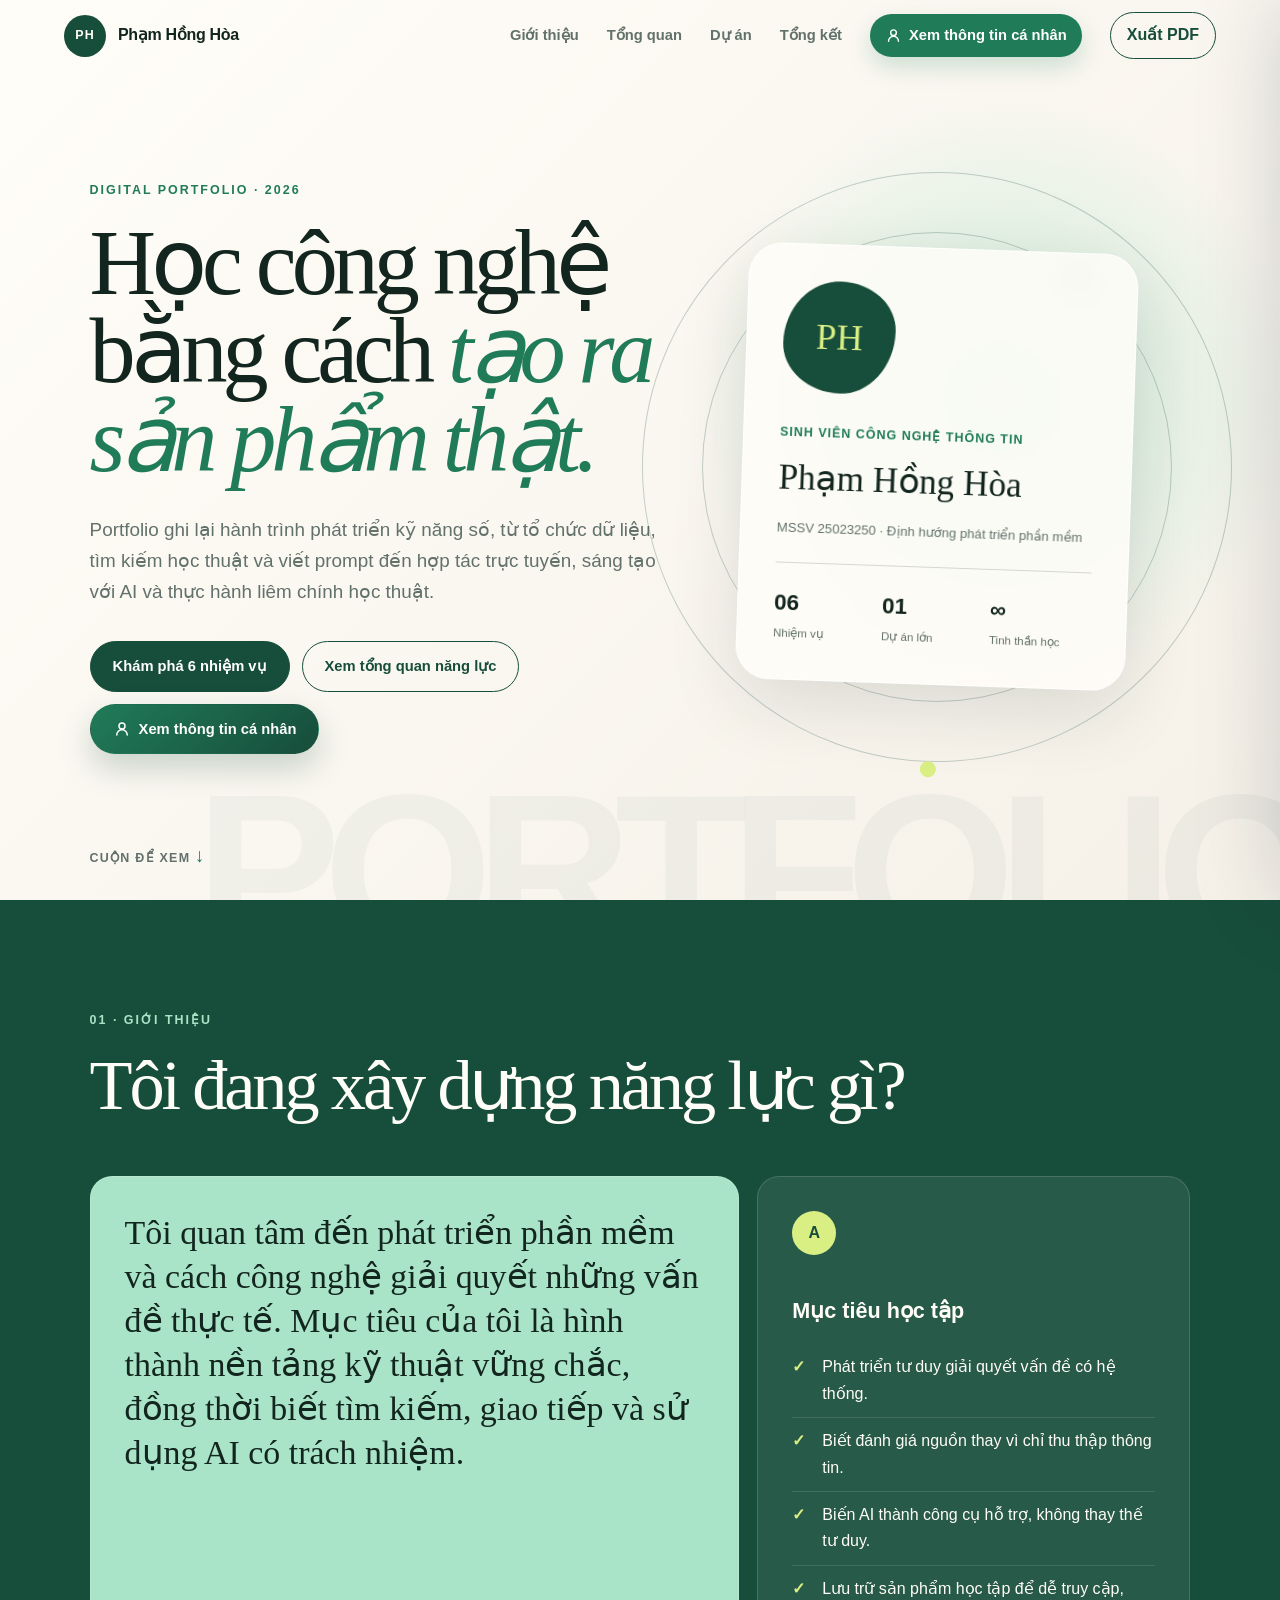
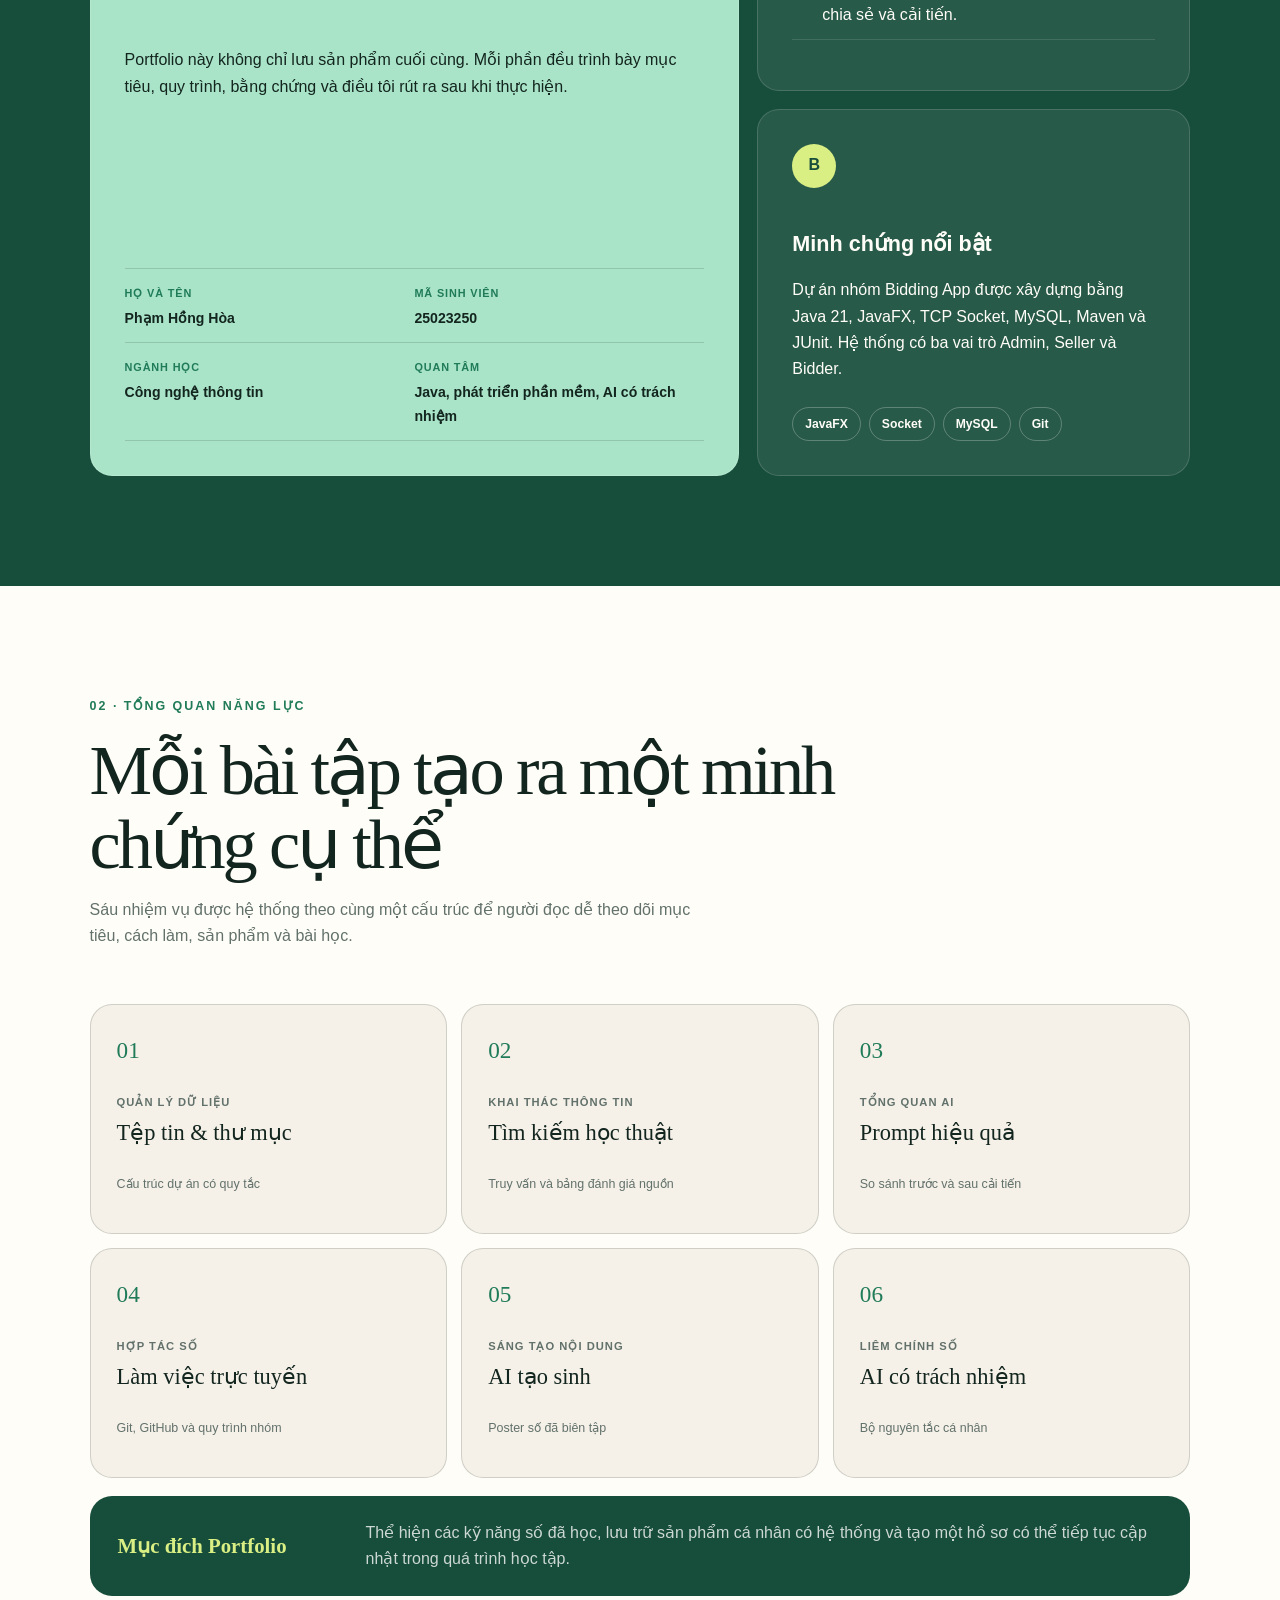
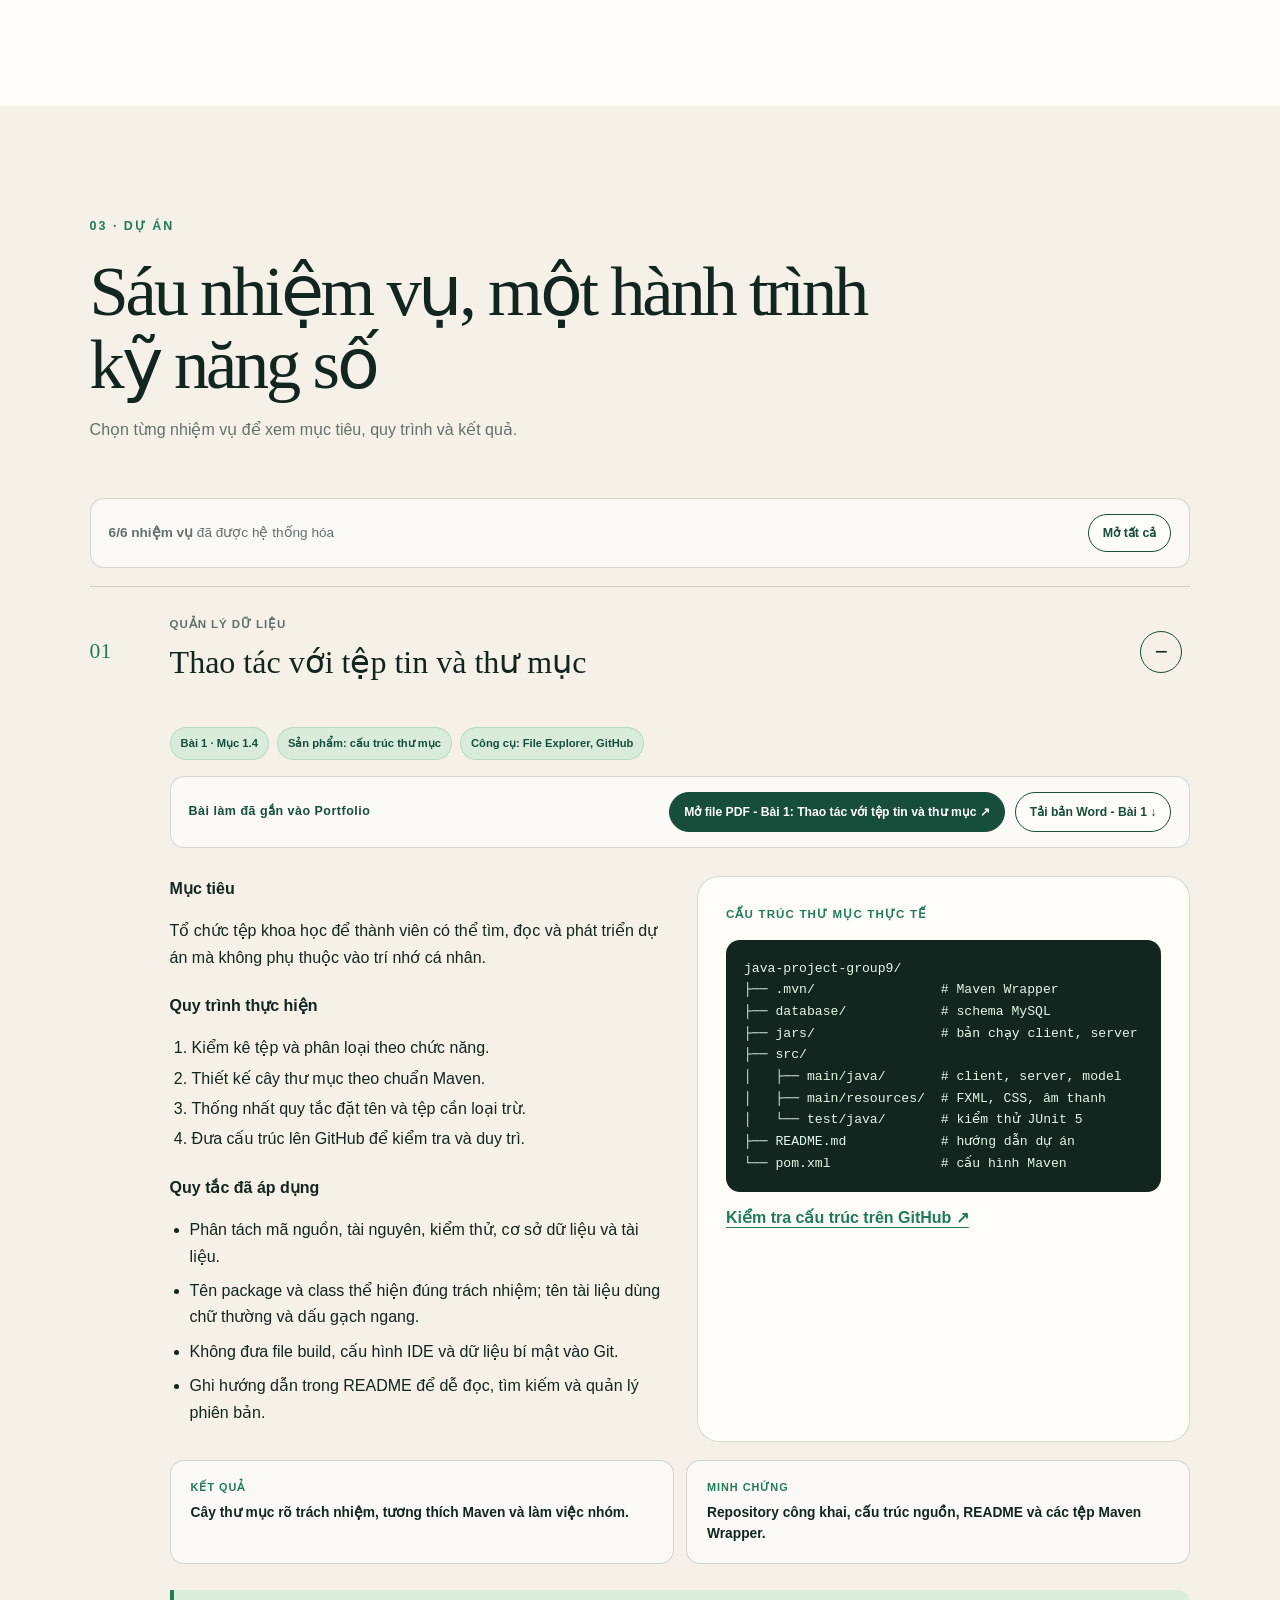
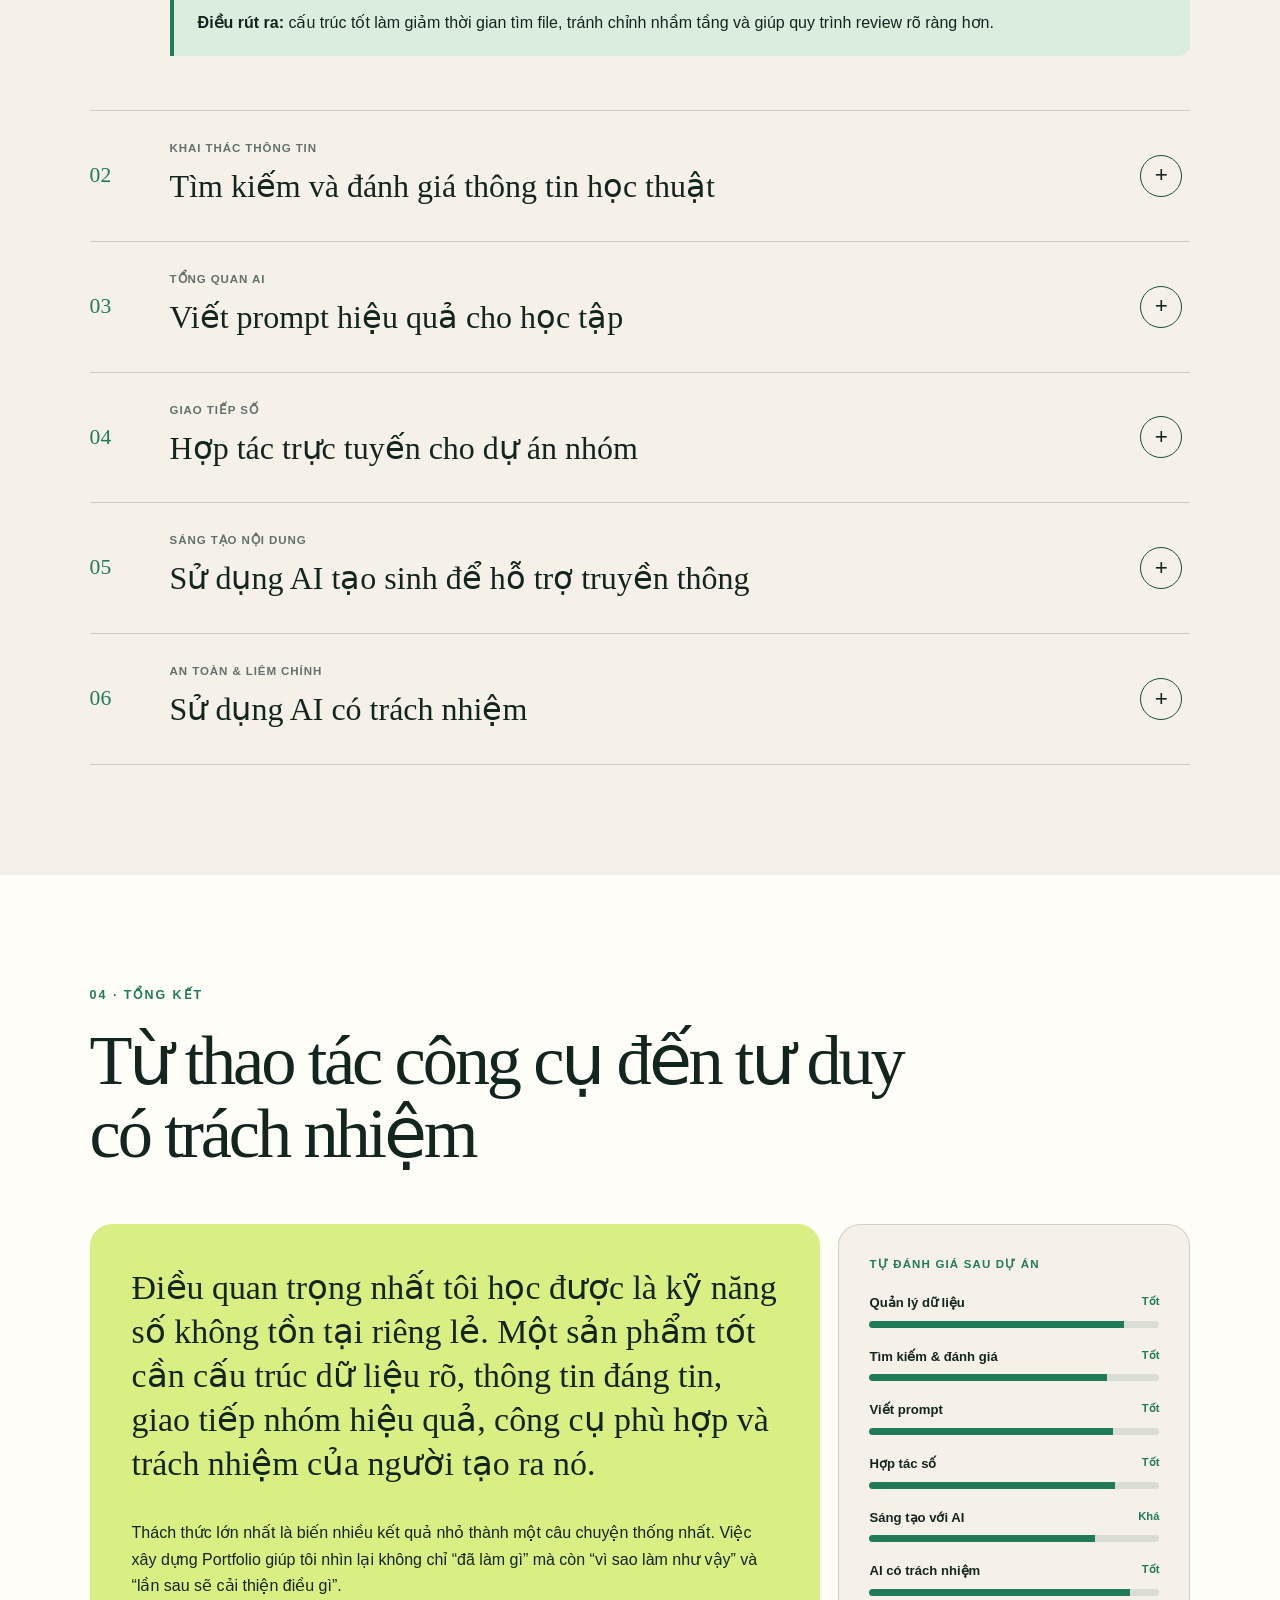
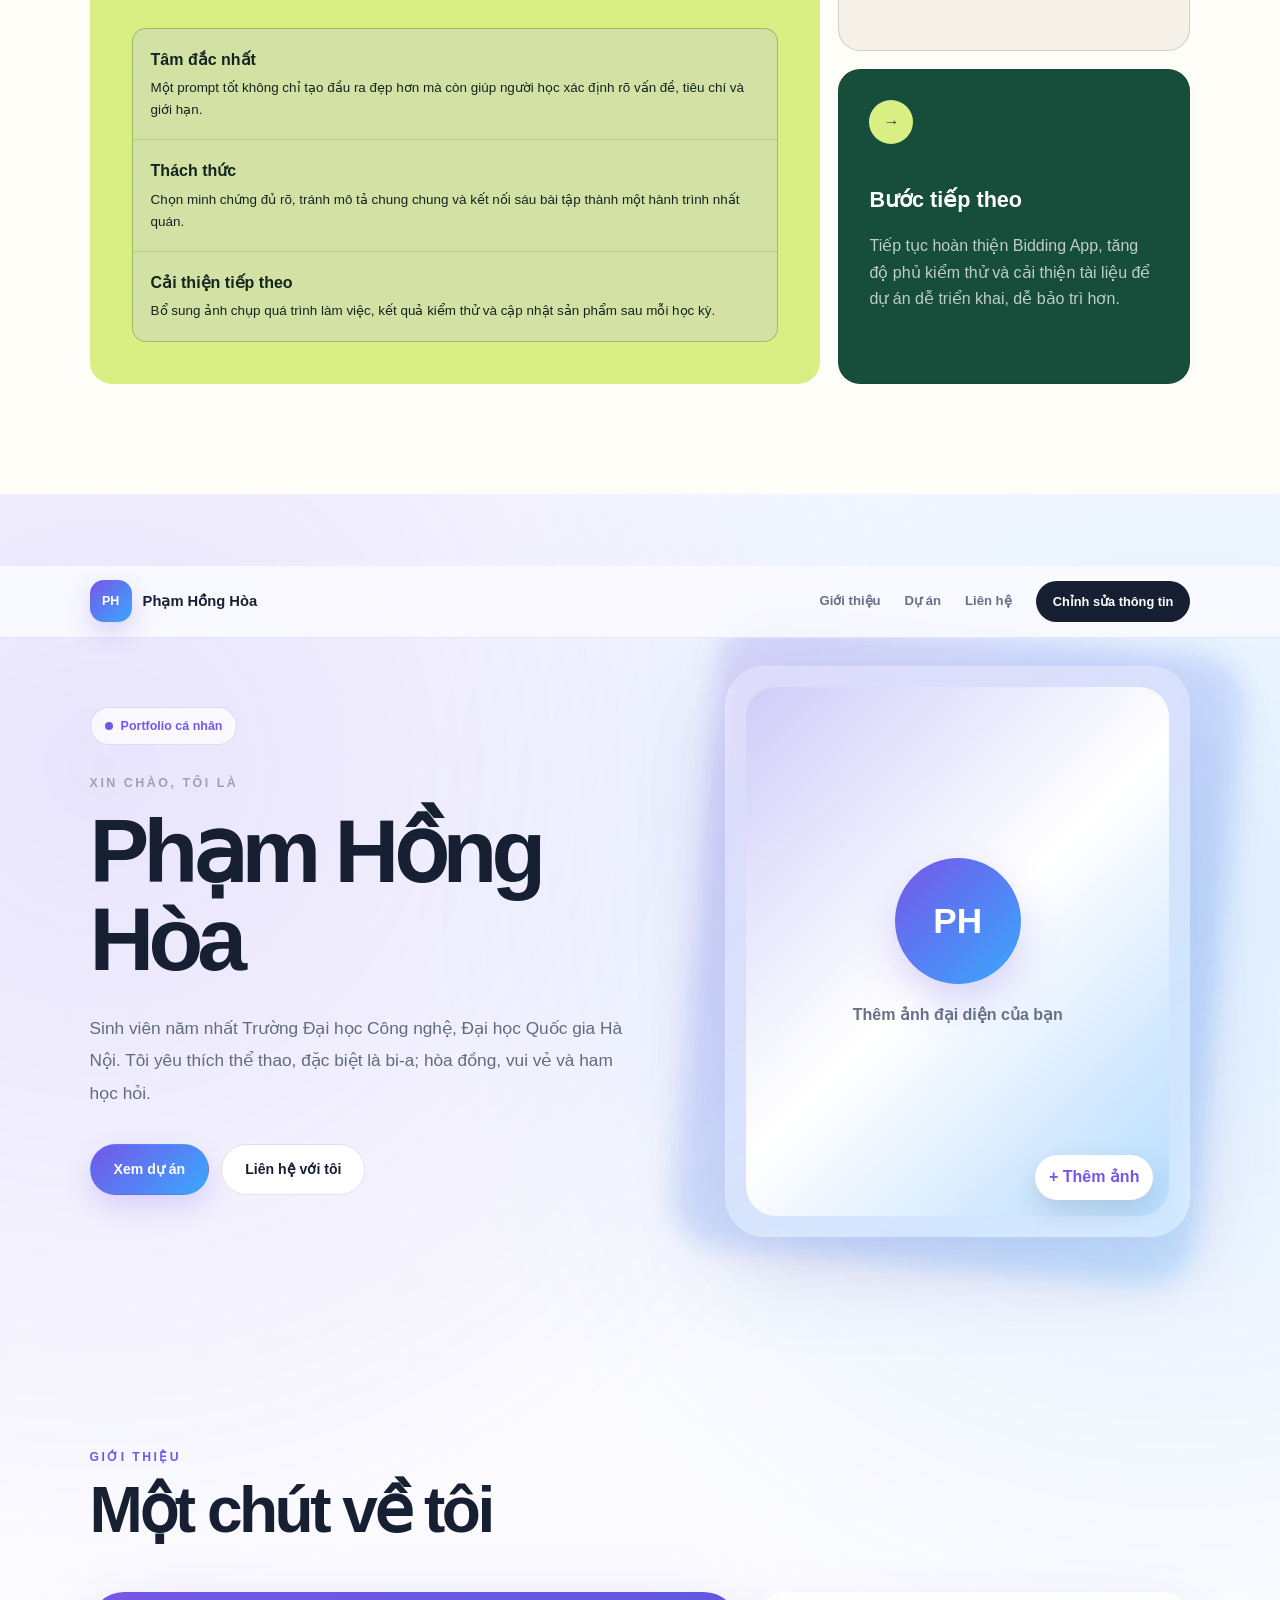
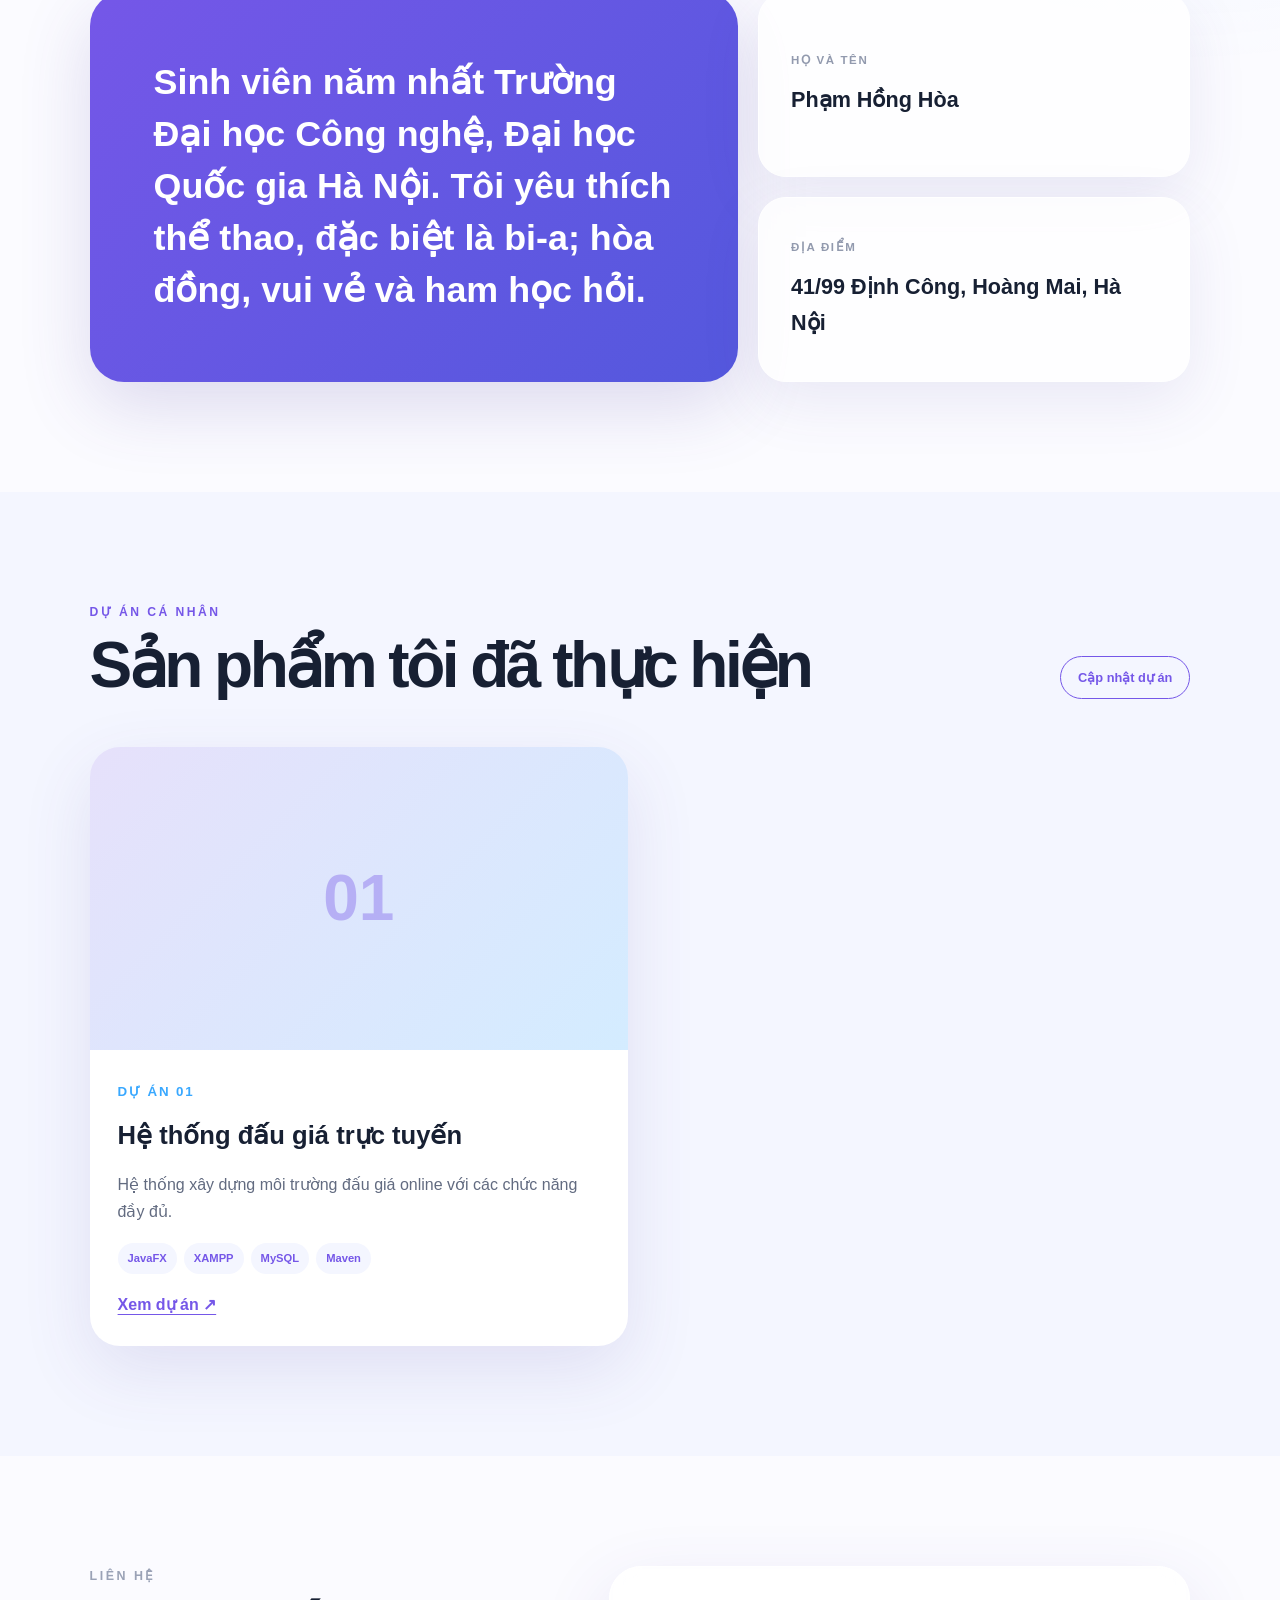
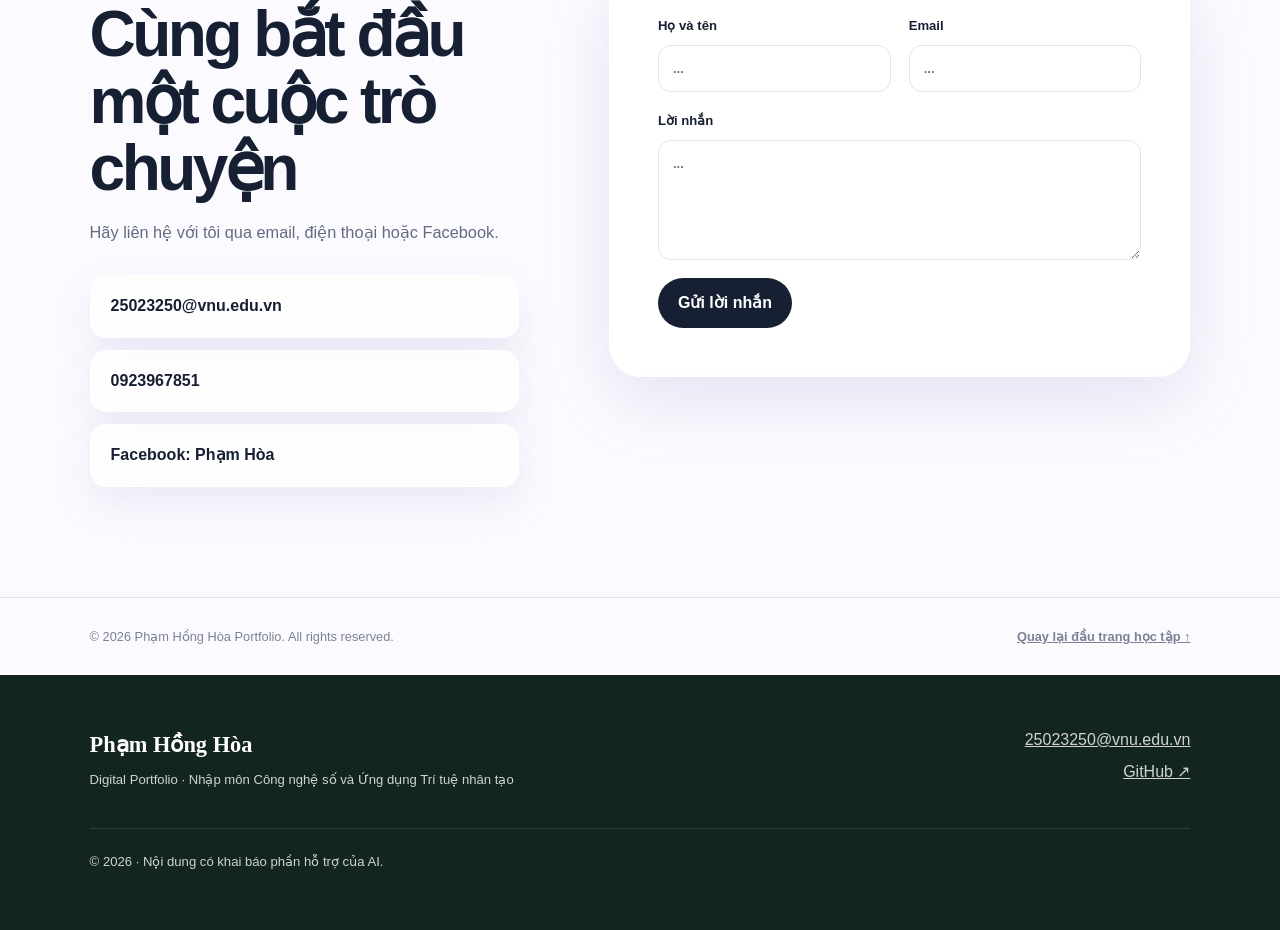
<file: index.html>
<!doctype html>
<html lang="vi">
<head>
  <meta charset="utf-8">
  <meta name="viewport" content="width=device-width, initial-scale=1">
  <meta name="description" content="Portfolio kỹ thuật số của Phạm Hồng Hòa">
  <title>Phạm Hồng Hòa | Digital Portfolio</title>
  <style>
:root {
  --ink: #13251f;
  --forest: #174d3b;
  --green: #207b59;
  --mint: #a9e4c8;
  --lime: #d9ef83;
  --cream: #f5f1e8;
  --paper: #fffdf8;
  --line: rgba(19, 37, 31, 0.17);
  --muted: #62716b;
  --shadow: 0 24px 70px rgba(19, 37, 31, 0.12);
  --radius: 22px;
}

* { box-sizing: border-box; }
[hidden] { display: none !important; }

html {
  scroll-behavior: smooth;
  scroll-padding-top: 84px;
}

body {
  margin: 0;
  color: var(--ink);
  background: var(--paper);
  font-family: Inter, "Segoe UI", Arial, sans-serif;
  line-height: 1.65;
}

body::before {
  content: "";
  position: fixed;
  inset: 0;
  z-index: -1;
  pointer-events: none;
  background-image: radial-gradient(rgba(23, 77, 59, 0.07) 0.7px, transparent 0.7px);
  background-size: 18px 18px;
}

a { color: inherit; }
button { font: inherit; }

.sr-only {
  position: absolute;
  width: 1px;
  height: 1px;
  padding: 0;
  margin: -1px;
  overflow: hidden;
  clip: rect(0, 0, 0, 0);
  white-space: nowrap;
  border: 0;
}

.skip-link {
  position: fixed;
  z-index: 100;
  top: 8px;
  left: 8px;
  padding: 10px 16px;
  color: white;
  background: var(--forest);
  transform: translateY(-150%);
}

.skip-link:focus { transform: translateY(0); }

.site-header {
  position: fixed;
  z-index: 50;
  top: 0;
  left: 0;
  right: 0;
  display: flex;
  align-items: center;
  justify-content: space-between;
  min-height: 72px;
  padding: 12px clamp(20px, 5vw, 72px);
  border-bottom: 1px solid transparent;
  transition: background 180ms ease, border-color 180ms ease, backdrop-filter 180ms ease;
}

.site-header.scrolled {
  background: rgba(255, 253, 248, 0.9);
  border-color: var(--line);
  backdrop-filter: blur(18px);
}

.brand {
  display: flex;
  align-items: center;
  gap: 12px;
  font-weight: 800;
  text-decoration: none;
  letter-spacing: -0.02em;
}

.brand-mark {
  display: grid;
  width: 42px;
  height: 42px;
  color: var(--paper);
  background: var(--forest);
  border-radius: 50%;
  place-items: center;
  font-size: 0.78rem;
  letter-spacing: 0.08em;
}

.main-nav {
  display: flex;
  align-items: center;
  gap: 28px;
}

.main-nav a {
  position: relative;
  color: var(--muted);
  font-size: 0.92rem;
  font-weight: 700;
  text-decoration: none;
}

.main-nav a:hover { color: var(--forest); }
.main-nav a.active { color: var(--forest); }
.main-nav a.active::after {
  content: "";
  position: absolute;
  left: 0;
  right: 0;
  bottom: -8px;
  height: 2px;
  background: var(--green);
  border-radius: 999px;
}

.main-nav .personal-info-nav {
  display: inline-flex;
  align-items: center;
  gap: 7px;
  padding: 9px 15px;
  color: white;
  background: var(--green);
  border-radius: 999px;
  box-shadow: 0 10px 24px rgba(32, 123, 89, .2);
  transition: transform 180ms ease, background 180ms ease;
}

.main-nav .personal-info-nav:hover {
  color: white;
  background: var(--forest);
  transform: translateY(-2px);
}

.main-nav .personal-info-nav::after { display: none; }

.print-button {
  padding: 9px 16px;
  color: var(--forest);
  background: transparent;
  border: 1px solid var(--forest);
  border-radius: 999px;
  cursor: pointer;
  font-weight: 800;
}

.menu-toggle {
  display: none;
  width: 44px;
  height: 44px;
  padding: 10px;
  background: transparent;
  border: 0;
}

.menu-toggle > span:not(.sr-only) {
  display: block;
  height: 2px;
  margin: 5px 0;
  background: var(--ink);
}

.hero {
  position: relative;
  display: grid;
  grid-template-columns: minmax(0, 1.08fr) minmax(340px, 0.92fr);
  align-items: center;
  min-height: 100vh;
  padding: 120px clamp(24px, 7vw, 110px) 86px;
  overflow: hidden;
  background:
    radial-gradient(circle at 78% 44%, rgba(169, 228, 200, 0.56), transparent 27%),
    linear-gradient(135deg, var(--paper), var(--cream));
}

.hero::after {
  content: "PORTFOLIO";
  position: absolute;
  right: -28px;
  bottom: -80px;
  color: rgba(23, 77, 59, 0.045);
  font-size: clamp(6rem, 17vw, 16rem);
  font-weight: 900;
  letter-spacing: -0.08em;
  line-height: 1;
}

.hero-copy {
  position: relative;
  z-index: 2;
  max-width: 780px;
}

.eyebrow {
  margin: 0 0 18px;
  color: var(--green);
  font-size: 0.78rem;
  font-weight: 900;
  letter-spacing: 0.16em;
  text-transform: uppercase;
}

.hero h1 {
  max-width: 820px;
  margin: 0;
  font-family: Cambria, "Times New Roman", serif;
  font-size: clamp(3.3rem, 7.2vw, 7.4rem);
  font-weight: 500;
  letter-spacing: -0.055em;
  line-height: 0.96;
}

.hero h1 span {
  color: var(--green);
  font-style: italic;
}

.hero-lead {
  max-width: 680px;
  margin: 30px 0 0;
  color: var(--muted);
  font-size: clamp(1rem, 1.5vw, 1.18rem);
}

.hero-actions {
  display: flex;
  flex-wrap: wrap;
  gap: 12px;
  margin-top: 34px;
}

.button {
  display: inline-flex;
  align-items: center;
  justify-content: center;
  min-height: 48px;
  padding: 12px 22px;
  border: 1px solid var(--forest);
  border-radius: 999px;
  font-size: 0.92rem;
  font-weight: 800;
  text-decoration: none;
}

.button.primary {
  color: white;
  background: var(--forest);
}

.button.secondary { color: var(--forest); }
.button.personal-info-button {
  gap: 8px;
  color: white;
  background: linear-gradient(135deg, var(--green), var(--forest));
  border-color: transparent;
  box-shadow: 0 14px 32px rgba(23, 77, 59, .22);
}
.button:hover { transform: translateY(-2px); }
.button:focus-visible,
.print-button:focus-visible,
.menu-toggle:focus-visible,
.project-summary:focus-visible,
.project-toolbar button:focus-visible,
.competency-card:focus-visible {
  outline: 3px solid var(--lime);
  outline-offset: 4px;
}

.hero-visual {
  position: relative;
  z-index: 2;
  display: grid;
  min-height: 520px;
  place-items: center;
}

.profile-card {
  position: relative;
  z-index: 2;
  width: min(390px, 86%);
  padding: 36px;
  background: rgba(255, 253, 248, 0.84);
  border: 1px solid rgba(255, 255, 255, 0.82);
  border-radius: 34px;
  box-shadow: var(--shadow);
  backdrop-filter: blur(16px);
  transform: rotate(2deg);
}

.avatar {
  display: grid;
  width: 112px;
  height: 112px;
  margin-bottom: 30px;
  color: var(--lime);
  background: var(--forest);
  border-radius: 50% 50% 48% 52% / 56% 43% 57% 44%;
  place-items: center;
  font-family: Cambria, "Times New Roman", serif;
  font-size: 2.3rem;
}

.profile-label {
  margin-bottom: 6px;
  color: var(--green);
  font-size: 0.78rem;
  font-weight: 900;
  letter-spacing: 0.08em;
  text-transform: uppercase;
}

.profile-card h2 {
  margin: 0 0 28px;
  font-family: Cambria, "Times New Roman", serif;
  font-size: 2.2rem;
  font-weight: 500;
}

.profile-link {
  color: inherit;
  text-decoration: none;
}

.profile-link:hover {
  color: var(--green);
  text-decoration: underline;
  text-decoration-thickness: 1px;
  text-underline-offset: 5px;
}

.student-id {
  margin: -18px 0 24px;
  color: var(--muted);
  font-size: .82rem;
}

.profile-stats {
  display: grid;
  grid-template-columns: repeat(3, 1fr);
  gap: 8px;
  padding-top: 22px;
  border-top: 1px solid var(--line);
}

.profile-stats div { display: grid; gap: 2px; }
.profile-stats strong { font-size: 1.4rem; }
.profile-stats span { color: var(--muted); font-size: 0.72rem; }

.orbit {
  position: absolute;
  border: 1px solid rgba(23, 77, 59, 0.24);
  border-radius: 50%;
}

.orbit::after {
  content: "";
  position: absolute;
  width: 16px;
  height: 16px;
  background: var(--green);
  border-radius: 50%;
}

.orbit-one { width: 470px; height: 470px; }
.orbit-one::after { top: 34px; right: 85px; }
.orbit-two { width: 590px; height: 590px; transform: rotate(65deg); }
.orbit-two::after { right: 16px; bottom: 150px; background: var(--lime); }

.scroll-cue {
  position: absolute;
  z-index: 3;
  bottom: 28px;
  left: clamp(24px, 7vw, 110px);
  color: var(--muted);
  font-size: 0.78rem;
  font-weight: 700;
  text-decoration: none;
  text-transform: uppercase;
  letter-spacing: 0.1em;
}

.scroll-cue span { color: var(--green); font-size: 1.2rem; }

.section { padding: 110px clamp(24px, 7vw, 110px); }

.section-heading {
  max-width: 850px;
  margin-bottom: 54px;
}

.section-heading h2 {
  margin: 0;
  font-family: Cambria, "Times New Roman", serif;
  font-size: clamp(2.5rem, 5.5vw, 5rem);
  font-weight: 500;
  letter-spacing: -0.045em;
  line-height: 1.04;
}

.section-heading > p:last-child {
  max-width: 620px;
  color: var(--muted);
}

.about-section { background: var(--forest); color: var(--paper); }
.about-section .eyebrow { color: var(--mint); }

.about-grid {
  display: grid;
  grid-template-columns: 1.5fr 1fr;
  gap: 18px;
}

.about-card {
  position: relative;
  min-height: 270px;
  padding: 34px;
  background: rgba(255, 255, 255, 0.075);
  border: 1px solid rgba(255, 255, 255, 0.15);
  border-radius: var(--radius);
}

.about-card.statement {
  grid-row: span 2;
  display: flex;
  flex-direction: column;
  justify-content: space-between;
  min-height: 560px;
  background: var(--mint);
  color: var(--ink);
}

.large-copy {
  margin-top: 0;
  font-family: Cambria, "Times New Roman", serif;
  font-size: clamp(1.5rem, 2.65vw, 2.6rem);
  line-height: 1.3;
}

.card-number {
  display: grid;
  width: 44px;
  height: 44px;
  margin-bottom: 38px;
  color: var(--forest);
  background: var(--lime);
  border-radius: 50%;
  place-items: center;
  font-weight: 900;
}

.about-card h3,
.reflection-card h3,
.next-step h3 { margin: 0 0 12px; font-size: 1.35rem; }

.check-list { padding: 0; list-style: none; }
.check-list li { position: relative; padding: 10px 0 10px 30px; border-bottom: 1px solid rgba(255,255,255,.12); }
.check-list li::before { content: "✓"; position: absolute; left: 0; color: var(--lime); font-weight: 900; }

.tag-row { display: flex; flex-wrap: wrap; gap: 8px; margin-top: 24px; }
.tag-row span { padding: 6px 12px; border: 1px solid rgba(255,255,255,.25); border-radius: 999px; font-size: .76rem; font-weight: 800; }

.profile-details {
  display: grid;
  grid-template-columns: repeat(2, 1fr);
  gap: 0;
  margin: 30px 0 0;
  border-top: 1px solid rgba(19, 37, 31, .16);
}

.profile-details div { padding: 16px 12px 12px 0; border-bottom: 1px solid rgba(19, 37, 31, .16); }
.profile-details dt { color: var(--green); font-size: .68rem; font-weight: 900; letter-spacing: .08em; text-transform: uppercase; }
.profile-details dd { margin: 4px 0 0; font-size: .88rem; font-weight: 800; }

.overview-section { background: var(--paper); }
.competency-grid { display: grid; grid-template-columns: repeat(3, 1fr); gap: 14px; }
.competency-card {
  position: relative;
  display: grid;
  min-height: 230px;
  padding: 26px;
  overflow: hidden;
  background: var(--cream);
  border: 1px solid var(--line);
  border-radius: var(--radius);
  text-decoration: none;
  transition: transform 180ms ease, border-color 180ms ease, box-shadow 180ms ease;
}
.competency-card:hover { transform: translateY(-5px); border-color: var(--green); box-shadow: 0 18px 45px rgba(19, 37, 31, .09); }
.competency-card > span { color: var(--green); font-family: Cambria, "Times New Roman", serif; font-size: 1.45rem; }
.competency-card small { align-self: end; color: var(--muted); font-size: .7rem; font-weight: 900; letter-spacing: .09em; text-transform: uppercase; }
.competency-card strong { margin-top: 4px; font-family: Cambria, "Times New Roman", serif; font-size: 1.4rem; font-weight: 500; }
.competency-card em { margin-top: 10px; color: var(--muted); font-size: .78rem; font-style: normal; }
.portfolio-purpose { display: grid; grid-template-columns: 220px 1fr; gap: 28px; align-items: center; margin-top: 18px; padding: 24px 28px; color: white; background: var(--forest); border-radius: var(--radius); }
.portfolio-purpose strong { color: var(--lime); font-family: Cambria, "Times New Roman", serif; font-size: 1.3rem; }
.portfolio-purpose p { margin: 0; color: rgba(255,255,255,.78); }

.projects-section { background: var(--cream); }
.project-toolbar { display: flex; align-items: center; justify-content: space-between; gap: 20px; margin-bottom: 18px; padding: 15px 18px; background: rgba(255,255,255,.55); border: 1px solid var(--line); border-radius: 14px; }
.project-toolbar p { margin: 0; color: var(--muted); font-size: .85rem; }
.project-toolbar button { padding: 8px 14px; color: var(--forest); background: var(--paper); border: 1px solid var(--forest); border-radius: 999px; cursor: pointer; font-size: .78rem; font-weight: 900; }
.project-list { border-top: 1px solid var(--line); }
.project { border-bottom: 1px solid var(--line); }

.project-summary {
  display: grid;
  grid-template-columns: 80px 1fr 50px;
  align-items: center;
  width: 100%;
  padding: 28px 0;
  color: var(--ink);
  background: transparent;
  border: 0;
  cursor: pointer;
  text-align: left;
}

.project-summary:hover .project-title strong { color: var(--green); }
.project-index { color: var(--green); font-family: Cambria, "Times New Roman", serif; font-size: 1.35rem; }
.project-title { display: grid; gap: 2px; }
.project-title small { color: var(--muted); font-size: .72rem; font-weight: 800; letter-spacing: .08em; text-transform: uppercase; }
.project-title strong { font-family: Cambria, "Times New Roman", serif; font-size: clamp(1.35rem, 2.5vw, 2.1rem); font-weight: 500; transition: color 150ms ease; }
.project-toggle { display: grid; width: 42px; height: 42px; border: 1px solid var(--forest); border-radius: 50%; place-items: center; font-size: 1.4rem; }

.project-content {
  padding: 10px 0 54px 80px;
  animation: slide-in 240ms ease both;
}

@keyframes slide-in {
  from { opacity: 0; transform: translateY(-8px); }
  to { opacity: 1; transform: translateY(0); }
}

.content-grid {
  display: grid;
  grid-template-columns: repeat(2, minmax(0, 1fr));
  gap: 34px;
}

.content-grid > * { min-width: 0; }

.project-content h3 { margin: 22px 0 8px; font-size: 1rem; }
.project-content h3:first-child { margin-top: 0; }
.project-content ul { padding-left: 20px; }
.project-content li { margin-bottom: 8px; }

.project-meta { display: flex; flex-wrap: wrap; gap: 8px; margin-bottom: 24px; }
.project-meta span { padding: 6px 10px; color: var(--forest); background: rgba(169, 228, 200, .36); border: 1px solid rgba(32, 123, 89, .18); border-radius: 999px; font-size: .7rem; font-weight: 800; }

.project-files {
  display: flex;
  flex-wrap: wrap;
  gap: 10px;
  align-items: center;
  margin: -8px 0 28px;
  padding: 15px 18px;
  background: rgba(255,255,255,.62);
  border: 1px solid var(--line);
  border-radius: 14px;
}

.project-files strong {
  margin-right: auto;
  color: var(--forest);
  font-size: .78rem;
  letter-spacing: .04em;
}

.project-file-link {
  display: inline-flex;
  gap: 7px;
  align-items: center;
  padding: 9px 14px;
  color: white;
  background: var(--forest);
  border: 1px solid var(--forest);
  border-radius: 999px;
  font-size: .76rem;
  font-weight: 900;
  text-decoration: none;
  transition: transform 150ms ease, background 150ms ease;
}

.project-file-link.secondary {
  color: var(--forest);
  background: var(--paper);
}

.project-file-link:hover {
  color: white;
  background: var(--green);
  transform: translateY(-1px);
}

.evidence-panel,
.prompt-card,
.creative-output {
  padding: 28px;
  background: var(--paper);
  border: 1px solid var(--line);
  border-radius: var(--radius);
}

.panel-label {
  margin: 0 0 16px;
  color: var(--green);
  font-size: .72rem;
  font-weight: 900;
  letter-spacing: .1em;
  text-transform: uppercase;
}

pre {
  max-width: 100%;
  overflow-x: auto;
  padding: 18px;
  color: #dff8e9;
  background: var(--ink);
  border-radius: 14px;
  font-size: .82rem;
  line-height: 1.65;
}

code { font-family: "Cascadia Code", Consolas, monospace; }
.text-link { color: var(--green); font-weight: 800; text-decoration-thickness: 1px; text-underline-offset: 4px; }
.learning-note { margin-top: 26px; padding: 20px 24px; background: rgba(169, 228, 200, .34); border-left: 4px solid var(--green); border-radius: 0 12px 12px 0; }
.muted { color: var(--muted); }
.outcome-grid { display: grid; grid-template-columns: repeat(2, 1fr); gap: 12px; margin-top: 18px; }
.outcome-grid div { padding: 18px 20px; background: rgba(255,255,255,.55); border: 1px solid var(--line); border-radius: 14px; }
.outcome-grid span, .outcome-grid strong { display: block; }
.outcome-grid span { margin-bottom: 5px; color: var(--green); font-size: .68rem; font-weight: 900; letter-spacing: .09em; text-transform: uppercase; }
.outcome-grid strong { font-size: .86rem; line-height: 1.55; }

.query-list { display: grid; gap: 8px; }
.query-list code { padding: 12px 14px; color: #dff8e9; background: var(--ink); border-radius: 9px; font-size: .8rem; }
.table-wrap { overflow-x: auto; }
table { width: 100%; border-collapse: collapse; font-size: .86rem; }
th, td { padding: 12px 10px; border-bottom: 1px solid var(--line); text-align: left; vertical-align: top; }
th { color: var(--muted); font-size: .72rem; text-transform: uppercase; }
.rating { display: inline-block; padding: 4px 8px; border-radius: 999px; font-size: .68rem; font-weight: 900; white-space: nowrap; }
.rating.high { color: var(--forest); background: var(--mint); }
.rating.low { color: #7a2f2f; background: #f3ceca; }
.source-links { display: flex; flex-wrap: wrap; gap: 8px; margin-top: 18px; }
.source-links a { padding: 7px 10px; color: var(--green); border: 1px solid var(--line); border-radius: 999px; font-size: .72rem; font-weight: 800; text-decoration: none; }

.intro-copy { max-width: 820px; color: var(--muted); font-size: 1.05rem; }
.prompt-compare { display: grid; grid-template-columns: .78fr 1.22fr; gap: 16px; margin-top: 24px; }
.prompt-card.before { background: rgba(255,255,255,.5); }
.prompt-card.after { border-color: var(--green); }
blockquote { margin: 0 0 20px; font-family: Cambria, "Times New Roman", serif; font-size: 1.1rem; line-height: 1.55; }
.result-strip { display: grid; grid-template-columns: repeat(3, 1fr); margin-top: 16px; background: var(--forest); color: white; border-radius: var(--radius); }
.result-strip div { padding: 24px; border-right: 1px solid rgba(255,255,255,.15); }
.result-strip div:last-child { border: 0; }
.result-strip strong, .result-strip span { display: block; }
.result-strip span { margin-top: 4px; color: rgba(255,255,255,.7); font-size: .82rem; }

.tool-stack { display: grid; grid-template-columns: repeat(2, 1fr); gap: 12px; }
.tool-stack div { padding: 18px; background: var(--paper); border: 1px solid var(--line); border-radius: 14px; }
.tool-stack span { color: var(--green); font-weight: 900; }
.tool-stack p { margin-bottom: 0; color: var(--muted); font-size: .84rem; }
.timeline { padding: 0; list-style: none; }
.timeline li { display: grid; grid-template-columns: 42px 1fr; gap: 12px; padding-bottom: 12px; }
.timeline li > span { display: grid; width: 36px; height: 36px; color: var(--paper); background: var(--green); border-radius: 50%; place-items: center; font-size: .68rem; font-weight: 900; }
.timeline p { margin: 4px 0 0; }

.number-list { padding-left: 22px; }
.number-list.compact li { margin-bottom: 4px; }
.mini-poster { padding: 30px; color: var(--paper); background: var(--forest); border-radius: 16px; box-shadow: inset 0 0 0 1px rgba(255,255,255,.12); }
.poster-kicker { color: var(--lime); font-size: .7rem; font-weight: 900; letter-spacing: .18em; }
.mini-poster h3 { margin: 12px 0 22px; font-family: Cambria, "Times New Roman", serif; font-size: 2rem; font-weight: 500; }
.mini-poster ul { padding: 0; list-style: none; }
.mini-poster li { display: flex; gap: 12px; padding: 10px 0; border-bottom: 1px solid rgba(255,255,255,.14); }
.mini-poster b { color: var(--lime); }
.mini-poster > p { margin: 20px 0 0; color: var(--mint); font-size: .78rem; text-transform: uppercase; letter-spacing: .08em; }
.ai-disclosure { color: var(--muted); font-size: .75rem; }

.principles-grid { display: grid; grid-template-columns: repeat(3, 1fr); gap: 12px; margin-top: 26px; }
.principles-grid article { min-height: 210px; padding: 24px; background: var(--paper); border: 1px solid var(--line); border-radius: 16px; }
.principles-grid span { color: var(--green); font-family: Cambria, "Times New Roman", serif; font-size: 1.4rem; }
.principles-grid p { color: var(--muted); font-size: .86rem; }
.responsibility-checklist { margin-top: 18px; padding: 24px; background: var(--forest); color: white; border-radius: var(--radius); }
.responsibility-checklist h3 { color: var(--lime); }
.responsibility-checklist label { display: inline-flex; align-items: center; gap: 8px; margin: 8px 22px 0 0; color: rgba(255,255,255,.82); font-size: .82rem; }
.responsibility-checklist input { accent-color: var(--lime); }

.reflection-section { background: var(--paper); }
.reflection-grid { display: grid; grid-template-columns: 1.35fr .65fr; gap: 18px; }
.reflection-main { grid-row: span 2; padding: 42px; background: var(--lime); border-radius: var(--radius); }
.reflection-card, .next-step { padding: 30px; background: var(--cream); border: 1px solid var(--line); border-radius: var(--radius); }
.reflection-points { display: grid; gap: 1px; margin-top: 28px; background: rgba(19, 37, 31, .14); border: 1px solid rgba(19, 37, 31, .14); border-radius: 14px; overflow: hidden; }
.reflection-points div { padding: 18px; background: rgba(255,255,255,.34); }
.reflection-points p { margin: 4px 0 0; font-size: .84rem; }
.skill { position: relative; margin-top: 18px; font-size: .82rem; font-weight: 800; }
.skill b { position: absolute; right: 0; color: var(--green); font-size: .7rem; }
.skill i { display: block; height: 7px; margin-top: 7px; background: linear-gradient(90deg, var(--green) var(--level), rgba(23,77,59,.12) var(--level)); border-radius: 999px; }
.next-step { background: var(--forest); color: white; }
.next-step p { color: rgba(255,255,255,.72); }

footer {
  display: grid;
  grid-template-columns: 1fr auto;
  gap: 28px;
  padding: 52px clamp(24px, 7vw, 110px);
  color: rgba(255,255,255,.8);
  background: var(--ink);
}

footer strong { color: white; font-family: Cambria, "Times New Roman", serif; font-size: 1.4rem; }
footer p { margin: 5px 0; font-size: .82rem; }
.footer-links { display: flex; flex-direction: column; gap: 6px; text-align: right; }
.copyright { grid-column: 1 / -1; padding-top: 22px; border-top: 1px solid rgba(255,255,255,.12); }

/* Trang giới thiệu cá nhân được gộp vào Portfolio */
.personal-section {
  --p-ink: #172033;
  --p-violet: #7557e8;
  --p-sky: #39a8ff;
  --p-mist: #f4f6ff;
  position: relative;
  color: var(--p-ink);
  overflow: hidden;
  background:
    radial-gradient(circle at 8% 8%, rgba(117, 87, 232, .14), transparent 25%),
    radial-gradient(circle at 92% 12%, rgba(57, 168, 255, .14), transparent 24%),
    #fbfbff;
  font-family: Inter, "Segoe UI", Arial, sans-serif;
}

.personal-nav {
  position: sticky;
  z-index: 20;
  top: 72px;
  display: flex;
  align-items: center;
  justify-content: space-between;
  min-height: 72px;
  padding: 12px clamp(24px, 7vw, 110px);
  background: rgba(251, 251, 255, .84);
  border-bottom: 1px solid rgba(117, 87, 232, .12);
  backdrop-filter: blur(18px);
}

.personal-brand {
  display: flex;
  align-items: center;
  gap: 11px;
  text-decoration: none;
}

.personal-brand span {
  display: grid;
  width: 42px;
  height: 42px;
  color: white;
  background: linear-gradient(135deg, var(--p-violet), var(--p-sky));
  border-radius: 14px;
  place-items: center;
  font-size: .78rem;
  font-weight: 900;
  box-shadow: 0 10px 25px rgba(117, 87, 232, .24);
}

.personal-brand strong { font-size: .92rem; }

.personal-nav-actions {
  display: flex;
  align-items: center;
  gap: 24px;
}

.personal-nav-actions a {
  color: #687086;
  font-size: .82rem;
  font-weight: 800;
  text-decoration: none;
}

.personal-nav-actions a:hover { color: var(--p-violet); }

.personal-nav-actions button,
.personal-heading-row > button {
  padding: 10px 17px;
  color: white;
  background: var(--p-ink);
  border: 0;
  border-radius: 999px;
  cursor: pointer;
  font-size: .8rem;
  font-weight: 900;
  transition: transform .2s ease, background .2s ease;
}

.personal-nav-actions button:hover,
.personal-heading-row > button:hover {
  background: var(--p-violet);
  transform: translateY(-2px);
}

.personal-hero {
  position: relative;
  display: grid;
  grid-template-columns: 1.08fr .92fr;
  align-items: center;
  gap: clamp(40px, 7vw, 100px);
  min-height: 760px;
  padding: 100px clamp(24px, 7vw, 110px);
}

.personal-hero-copy { position: relative; z-index: 2; }

.personal-kicker {
  display: inline-flex;
  align-items: center;
  gap: 8px;
  margin: 0 0 28px;
  padding: 8px 14px;
  color: var(--p-violet);
  background: rgba(255,255,255,.72);
  border: 1px solid rgba(117,87,232,.2);
  border-radius: 999px;
  font-size: .78rem;
  font-weight: 900;
}

.personal-kicker span {
  width: 8px;
  height: 8px;
  background: var(--p-violet);
  border-radius: 50%;
}

.personal-overline,
.personal-label {
  margin: 0 0 14px;
  color: #9aa2b6;
  font-size: .78rem;
  font-weight: 900;
  letter-spacing: .2em;
  text-transform: uppercase;
}

.personal-hero h2 {
  max-width: 760px;
  margin: 0;
  font-family: Inter, "Segoe UI", Arial, sans-serif;
  font-size: clamp(3.4rem, 7vw, 7rem);
  font-weight: 900;
  letter-spacing: -.065em;
  line-height: .98;
}

.personal-intro {
  max-width: 720px;
  margin: 28px 0 0;
  color: #626b80;
  font-size: 1.08rem;
  line-height: 1.9;
}

.personal-actions {
  display: flex;
  flex-wrap: wrap;
  gap: 12px;
  margin-top: 34px;
}

.personal-actions a {
  padding: 13px 23px;
  color: white;
  background: linear-gradient(135deg, var(--p-violet), var(--p-sky));
  border: 1px solid transparent;
  border-radius: 999px;
  box-shadow: 0 12px 28px rgba(117,87,232,.2);
  font-size: .88rem;
  font-weight: 900;
  text-decoration: none;
  transition: transform .2s ease, box-shadow .2s ease;
}

.personal-actions a.outline {
  color: var(--p-ink);
  background: white;
  border-color: #dfe2ec;
  box-shadow: none;
}

.personal-actions a:hover {
  transform: translateY(-3px);
  box-shadow: 0 16px 34px rgba(117,87,232,.25);
}

.personal-photo-card {
  position: relative;
  width: min(100%, 500px);
  margin: auto;
  padding: 20px;
  background: rgba(255,255,255,.7);
  border: 1px solid rgba(255,255,255,.9);
  border-radius: 40px;
  box-shadow: 0 30px 90px rgba(83,65,160,.18);
  transform: rotate(1.5deg);
  backdrop-filter: blur(16px);
}

.personal-photo-card::before {
  content: "";
  position: absolute;
  z-index: -1;
  inset: -32px;
  background: linear-gradient(135deg, rgba(117,87,232,.2), rgba(57,168,255,.22));
  border-radius: 50px;
  filter: blur(12px);
  transform: rotate(5deg);
}

.personal-photo-frame {
  aspect-ratio: 4 / 5;
  overflow: hidden;
  background: linear-gradient(135deg, rgba(117,87,232,.12), white 50%, rgba(57,168,255,.18));
  border-radius: 30px;
}

.personal-photo-frame img {
  width: 100%;
  height: 100%;
  object-fit: cover;
}

#personal-avatar-placeholder {
  display: grid;
  height: 100%;
  place-items: center;
  align-content: center;
  color: #687086;
  text-align: center;
}

#personal-avatar-placeholder span {
  display: grid;
  width: 126px;
  height: 126px;
  color: white;
  background: linear-gradient(135deg, var(--p-violet), var(--p-sky));
  border-radius: 50%;
  place-items: center;
  font-size: 2.2rem;
  font-weight: 900;
  box-shadow: 0 18px 38px rgba(117,87,232,.25);
}

#personal-avatar-placeholder p { margin-top: 18px; font-weight: 800; }

.personal-photo-card > button {
  position: absolute;
  right: 36px;
  bottom: 36px;
  padding: 9px 14px;
  color: var(--p-violet);
  background: white;
  border: 0;
  border-radius: 999px;
  box-shadow: 0 10px 26px rgba(31,37,60,.14);
  cursor: pointer;
  font-weight: 900;
}

.personal-block { padding: 110px clamp(24px, 7vw, 110px); }

.personal-heading { max-width: 760px; }

.personal-heading > p {
  margin: 0 0 10px;
  color: var(--p-violet);
  font-size: .76rem;
  font-weight: 900;
  letter-spacing: .2em;
  text-transform: uppercase;
}

.personal-heading h2,
.personal-contact-copy h2 {
  margin: 0;
  font-family: Inter, "Segoe UI", Arial, sans-serif;
  font-size: clamp(2.5rem, 5vw, 4.8rem);
  font-weight: 900;
  letter-spacing: -.055em;
  line-height: 1.05;
}

.personal-about-grid {
  display: grid;
  grid-template-columns: 1.2fr .8fr;
  gap: 20px;
  margin-top: 48px;
}

.personal-about-main {
  display: flex;
  align-items: center;
  min-height: 390px;
  padding: clamp(34px, 5vw, 64px);
  color: white;
  background: linear-gradient(135deg, var(--p-violet), #5458dd);
  border-radius: 34px;
  box-shadow: 0 24px 70px rgba(83,65,160,.18);
}

.personal-about-main p {
  margin: 0;
  font-size: clamp(1.55rem, 2.8vw, 2.7rem);
  font-weight: 700;
  line-height: 1.45;
}

.personal-facts { display: grid; gap: 20px; }

.personal-facts article {
  display: flex;
  flex-direction: column;
  justify-content: center;
  min-height: 185px;
  padding: 32px;
  background: rgba(255,255,255,.8);
  border: 1px solid white;
  border-radius: 28px;
  box-shadow: 0 20px 60px rgba(83,65,160,.1);
}

.personal-facts small {
  color: #929aae;
  font-size: .72rem;
  font-weight: 900;
  letter-spacing: .14em;
  text-transform: uppercase;
}

.personal-facts strong { margin-top: 12px; font-size: 1.35rem; }

.personal-project-block { background: var(--p-mist); }

.personal-heading-row {
  display: flex;
  align-items: end;
  justify-content: space-between;
  gap: 30px;
}

.personal-heading-row > button {
  color: var(--p-violet);
  background: transparent;
  border: 1px solid var(--p-violet);
}

.personal-project-grid {
  display: grid;
  grid-template-columns: repeat(2, minmax(0, 1fr));
  gap: 24px;
  margin-top: 48px;
}

.personal-project-card {
  overflow: hidden;
  background: white;
  border-radius: 30px;
  box-shadow: 0 24px 70px rgba(83,65,160,.12);
  transition: transform .25s ease, box-shadow .25s ease;
}

.personal-project-card:hover {
  transform: translateY(-8px);
  box-shadow: 0 30px 80px rgba(83,65,160,.18);
}

.personal-project-image {
  display: grid;
  aspect-ratio: 16 / 9;
  overflow: hidden;
  background: linear-gradient(135deg, rgba(117,87,232,.18), rgba(57,168,255,.22));
  place-items: center;
}

.personal-project-image img {
  width: 100%;
  height: 100%;
  object-fit: cover;
  transition: transform .4s ease;
}

.personal-project-card:hover .personal-project-image img { transform: scale(1.04); }

.personal-project-image span {
  color: rgba(117,87,232,.38);
  font-size: 4rem;
  font-weight: 900;
}

.personal-project-body { padding: 28px; }
.personal-project-body small { color: var(--p-sky); font-weight: 900; letter-spacing: .14em; text-transform: uppercase; }
.personal-project-body h3 { margin: 10px 0 12px; font-size: 1.6rem; }
.personal-project-body p { color: #626b80; }
.personal-project-tools { display: flex; flex-wrap: wrap; gap: 7px; margin: 18px 0; }
.personal-project-tools span { padding: 6px 10px; color: var(--p-violet); background: var(--p-mist); border-radius: 999px; font-size: .7rem; font-weight: 900; }
.personal-project-body a { color: var(--p-violet); font-weight: 900; text-underline-offset: 4px; }

.personal-contact-grid {
  display: grid;
  grid-template-columns: .85fr 1.15fr;
  gap: clamp(34px, 7vw, 90px);
  align-items: start;
}

.personal-contact-copy > p:not(.personal-label) { color: #626b80; font-size: 1.02rem; }
.personal-contact-links { display: grid; gap: 12px; margin-top: 30px; }

.personal-contact-links a {
  padding: 17px 20px;
  background: rgba(255,255,255,.82);
  border: 1px solid white;
  border-radius: 16px;
  box-shadow: 0 16px 45px rgba(83,65,160,.1);
  font-weight: 800;
  text-decoration: none;
  transition: transform .2s ease, color .2s ease;
}

.personal-contact-links a:hover { color: var(--p-violet); transform: translateY(-3px); }

.personal-contact-form {
  display: grid;
  grid-template-columns: repeat(2, 1fr);
  gap: 18px;
  padding: clamp(28px, 5vw, 48px);
  background: rgba(255,255,255,.82);
  border: 1px solid white;
  border-radius: 32px;
  box-shadow: 0 24px 70px rgba(83,65,160,.13);
  backdrop-filter: blur(14px);
}

.personal-contact-form label,
.personal-editor label {
  display: grid;
  gap: 8px;
  font-size: .82rem;
  font-weight: 900;
}

.personal-contact-form .full { grid-column: 1 / -1; }

.personal-contact-form input,
.personal-contact-form textarea,
.personal-editor input,
.personal-editor textarea {
  width: 100%;
  padding: 12px 14px;
  color: var(--p-ink);
  background: white;
  border: 1px solid #e1e4ee;
  border-radius: 13px;
  outline: none;
  font: inherit;
}

.personal-contact-form textarea,
.personal-editor textarea { min-height: 120px; resize: vertical; }

.personal-contact-form input:focus,
.personal-contact-form textarea:focus,
.personal-editor input:focus,
.personal-editor textarea:focus {
  border-color: var(--p-violet);
  box-shadow: 0 0 0 4px rgba(117,87,232,.1);
}

.personal-contact-form > button {
  width: fit-content;
  padding: 12px 20px;
  color: white;
  background: var(--p-ink);
  border: 0;
  border-radius: 999px;
  cursor: pointer;
  font-weight: 900;
}

.personal-form-status { grid-column: 1 / -1; margin: 0; color: var(--p-violet); font-size: .82rem; font-weight: 800; }

.personal-footer {
  display: flex;
  justify-content: space-between;
  gap: 20px;
  padding: 28px clamp(24px, 7vw, 110px);
  color: #7b8294;
  border-top: 1px solid #e1e4ee;
  font-size: .8rem;
}

.personal-footer p { margin: 0; }
.personal-footer a { font-weight: 900; }

.personal-editor-backdrop {
  position: fixed;
  z-index: 90;
  inset: 0;
  background: rgba(23,32,51,.38);
  backdrop-filter: blur(5px);
}

.personal-editor {
  position: fixed;
  z-index: 100;
  top: 0;
  right: 0;
  bottom: 0;
  width: min(580px, 100%);
  padding: 30px;
  overflow-y: auto;
  color: #172033;
  background: #f8f9ff;
  box-shadow: -30px 0 80px rgba(23,32,51,.18);
  transform: translateX(105%);
  transition: transform .28s ease;
}

.personal-editor.open { transform: translateX(0); }

.personal-editor-head {
  display: flex;
  align-items: start;
  justify-content: space-between;
  gap: 20px;
  margin-bottom: 26px;
}

.personal-editor-head p {
  margin: 0;
  color: #7557e8;
  font-size: .72rem;
  font-weight: 900;
  letter-spacing: .14em;
  text-transform: uppercase;
}

.personal-editor-head h2 { margin: 6px 0 0; font-size: 2rem; }

.personal-editor-head > button {
  display: grid;
  width: 42px;
  height: 42px;
  background: white;
  border: 1px solid #dfe2ec;
  border-radius: 50%;
  cursor: pointer;
  place-items: center;
  font-size: 1.4rem;
}

.personal-editor fieldset {
  display: grid;
  gap: 15px;
  margin: 0;
  padding: 25px 0;
  border: 0;
  border-top: 1px solid #dfe2ec;
}

.personal-editor fieldset:first-child { border-top: 0; }
.personal-editor legend { margin-bottom: 12px; font-size: 1.08rem; font-weight: 900; }
.personal-editor label small { color: #7b8294; font-weight: 400; }

.personal-fieldset-head {
  display: flex;
  align-items: center;
  justify-content: space-between;
}

.personal-fieldset-head legend { margin: 0; }

.personal-fieldset-head button,
.personal-remove-project {
  padding: 7px 11px;
  color: #7557e8;
  background: rgba(117,87,232,.09);
  border: 0;
  border-radius: 999px;
  cursor: pointer;
  font-size: .74rem;
  font-weight: 900;
}

#personal-project-editors { display: grid; gap: 16px; }

.personal-project-editor {
  padding: 18px;
  background: white;
  border: 1px solid #e1e4ee;
  border-radius: 18px;
}

.personal-project-editor-head {
  display: flex;
  justify-content: space-between;
  margin-bottom: 14px;
}

.personal-project-editor-fields { display: grid; gap: 11px; }
.personal-remove-project { color: #c8485a; background: #fff0f2; }

.personal-editor-actions {
  position: sticky;
  bottom: -30px;
  display: flex;
  flex-wrap: wrap;
  gap: 10px;
  align-items: center;
  padding: 20px 0 30px;
  background: #f8f9ff;
  border-top: 1px solid #dfe2ec;
}

.personal-editor-actions button {
  padding: 11px 18px;
  color: white;
  background: linear-gradient(135deg, #7557e8, #39a8ff);
  border: 0;
  border-radius: 999px;
  cursor: pointer;
  font-weight: 900;
}

.personal-editor-actions button:nth-child(2) { color: #c8485a; background: white; border: 1px solid #f0c8ce; }
.personal-editor-actions span { color: #7557e8; font-size: .78rem; font-weight: 900; }
body.personal-editor-open { overflow: hidden; }

.reveal {
  opacity: 0;
  transform: translateY(18px);
  transition: opacity 600ms ease, transform 600ms ease;
}

.reveal.visible {
  opacity: 1;
  transform: translateY(0);
}

@media (max-width: 900px) {
  .hero { grid-template-columns: 1fr; padding-top: 130px; }
  .hero-visual { min-height: 470px; }
  .about-grid, .reflection-grid { grid-template-columns: 1fr; }
  .about-card.statement, .reflection-main { grid-row: auto; min-height: auto; }
  .content-grid, .prompt-compare { grid-template-columns: 1fr; }
  .competency-grid { grid-template-columns: repeat(2, 1fr); }
  .principles-grid { grid-template-columns: repeat(2, 1fr); }
  .personal-hero,
  .personal-about-grid,
  .personal-contact-grid { grid-template-columns: 1fr; }
  .personal-hero { padding-top: 80px; }
  .personal-photo-card { margin-top: 20px; }
  .personal-project-grid { grid-template-columns: 1fr; }
}

@media (max-width: 680px) {
  .section { padding-top: 78px; padding-bottom: 78px; }
  .menu-toggle { display: block; }
  .main-nav {
    position: absolute;
    top: 72px;
    left: 16px;
    right: 16px;
    display: none;
    align-items: stretch;
    padding: 20px;
    background: var(--paper);
    border: 1px solid var(--line);
    border-radius: 16px;
    box-shadow: var(--shadow);
  }
  .main-nav.open { display: grid; }
  .main-nav a { padding: 8px 0; }
  .main-nav .personal-info-nav {
    justify-content: center;
    margin-top: 5px;
    padding: 11px 14px;
  }
  .main-nav a.active::after { right: auto; bottom: 2px; width: 34px; }
  .hero { min-height: auto; padding-bottom: 70px; }
  .hero h1 { font-size: clamp(2.7rem, 12.5vw, 4rem); line-height: 1; }
  .hero-lead { font-size: .96rem; }
  .hero-actions .button { width: 100%; }
  .hero-visual { min-height: 400px; }
  .orbit-one { width: 360px; height: 360px; }
  .orbit-two { width: 430px; height: 430px; }
  .scroll-cue { display: none; }
  .about-card { min-height: auto; }
  .profile-details, .competency-grid, .outcome-grid { grid-template-columns: 1fr; }
  .portfolio-purpose { grid-template-columns: 1fr; gap: 6px; }
  .project-toolbar { align-items: flex-start; flex-direction: column; }
  .project-summary { grid-template-columns: 50px 1fr 42px; }
  .project-content { padding-left: 0; }
  .project-title strong { font-size: 1.15rem; }
  .result-strip, .tool-stack, .principles-grid { grid-template-columns: 1fr; }
  .result-strip div { border-right: 0; border-bottom: 1px solid rgba(255,255,255,.15); }
  .personal-nav { top: 72px; }
  .personal-nav-actions a { display: none; }
  .personal-nav-actions { gap: 8px; }
  .personal-nav-actions button { padding: 9px 12px; font-size: .72rem; }
  .personal-hero { min-height: auto; padding-top: 70px; padding-bottom: 80px; }
  .personal-hero h2 { font-size: clamp(2.7rem, 14vw, 4.2rem); }
  .personal-intro { font-size: .95rem; }
  .personal-actions { display: grid; }
  .personal-actions a { text-align: center; }
  .personal-photo-card { width: 92%; }
  .personal-block { padding-top: 78px; padding-bottom: 78px; }
  .personal-heading-row { align-items: start; flex-direction: column; }
  .personal-about-main { min-height: auto; }
  .personal-contact-form { grid-template-columns: 1fr; padding: 24px; }
  .personal-contact-form .full { grid-column: auto; }
  .personal-footer { flex-direction: column; }
  .personal-editor { padding: 22px; }
  footer { grid-template-columns: 1fr; }
  .footer-links { text-align: left; }
}

@media (prefers-reduced-motion: reduce) {
  html { scroll-behavior: auto; }
  *, *::before, *::after { animation-duration: 0.01ms !important; transition-duration: 0.01ms !important; }
}

@media print {
  :root { --paper: white; --cream: white; }
  body { font-size: 10pt; background: white; }
  body::before, .site-header, .scroll-cue, .hero-visual, .hero::after, .hero-actions, .personal-nav, .personal-editor, .personal-editor-backdrop { display: none !important; }
  .hero { display: block; min-height: auto; padding: 30px 0 40px; background: white; }
  .hero h1 { font-size: 38pt; }
  .section { padding: 34px 0; }
  .about-section { padding-left: 22px; padding-right: 22px; color: var(--ink); background: white; border: 2px solid var(--forest); }
  .about-card { color: var(--ink); border-color: var(--line); }
  .about-card.statement { background: white; }
  .project-content[hidden] { display: block; }
  .project-toolbar { display: none; }
  .project-summary { padding: 18px 0; }
  .project-toggle { display: none; }
  .project-content { padding: 0 0 30px; }
  .project { break-inside: avoid; }
  .content-grid, .prompt-compare { grid-template-columns: 1fr 1fr; }
  .principles-grid { grid-template-columns: repeat(3, 1fr); }
  .reveal { opacity: 1; transform: none; }
  a { text-decoration: none; }
  footer { padding: 24px 0; color: var(--ink); background: white; border-top: 1px solid var(--line); }
  footer strong { color: var(--ink); }
  .personal-section { break-before: page; background: white; }
  .personal-hero { min-height: auto; }
}

  </style>

</head>
<body>
  <a class="skip-link" href="#main-content">Bỏ qua điều hướng</a>

  <header class="site-header">
    <a class="brand" href="#personal-profile" aria-label="Xem thông tin cá nhân">
      <span class="brand-mark">PH</span>
      <span>Phạm Hồng Hòa</span>
    </a>
    <button class="menu-toggle" type="button" aria-expanded="false" aria-controls="main-nav">
      <span></span><span></span><span></span>
      <span class="sr-only">Mở menu</span>
    </button>
    <nav id="main-nav" class="main-nav" aria-label="Điều hướng chính">
      <a href="#about">Giới thiệu</a>
      <a href="#overview">Tổng quan</a>
      <a href="#projects">Dự án</a>
      <a href="#reflection">Tổng kết</a>
      <a class="personal-info-nav" href="#personal-profile">
        <svg aria-hidden="true" viewBox="0 0 24 24" width="17" height="17" fill="none">
          <path d="M12 12a4 4 0 1 0 0-8 4 4 0 0 0 0 8Zm7 8a7 7 0 0 0-14 0" stroke="currentColor" stroke-width="2" stroke-linecap="round"/>
        </svg>
        Xem thông tin cá nhân
      </a>
      <button class="print-button" type="button" data-print>Xuất PDF</button>
    </nav>
  </header>

  <main id="main-content">
    <section id="home" class="hero">
      <div class="hero-copy reveal">
        <p class="eyebrow">Digital Portfolio · 2026</p>
        <h1>Học công nghệ bằng cách <span>tạo ra sản phẩm thật.</span></h1>
        <p class="hero-lead">
          Portfolio ghi lại hành trình phát triển kỹ năng số, từ tổ chức dữ liệu,
          tìm kiếm học thuật và viết prompt đến hợp tác trực tuyến, sáng tạo với AI
          và thực hành liêm chính học thuật.
        </p>
        <div class="hero-actions">
          <a class="button primary" href="#projects">Khám phá 6 nhiệm vụ</a>
          <a class="button secondary" href="#overview">Xem tổng quan năng lực</a>
          <a class="button personal-info-button" href="#personal-profile">
            <svg aria-hidden="true" viewBox="0 0 24 24" width="18" height="18" fill="none">
              <path d="M12 12a4 4 0 1 0 0-8 4 4 0 0 0 0 8Zm7 8a7 7 0 0 0-14 0" stroke="currentColor" stroke-width="2" stroke-linecap="round"/>
            </svg>
            Xem thông tin cá nhân
          </a>
        </div>
      </div>
      <div class="hero-visual reveal" aria-label="Tóm tắt hồ sơ">
        <div class="orbit orbit-one"></div>
        <div class="orbit orbit-two"></div>
        <div class="profile-card">
          <div class="avatar">PH</div>
          <p class="profile-label">Sinh viên Công nghệ thông tin</p>
          <h2><a class="profile-link" href="#personal-profile">Phạm Hồng Hòa</a></h2>
          <p class="student-id">MSSV 25023250 · Định hướng phát triển phần mềm</p>
          <div class="profile-stats">
            <div><strong>06</strong><span>Nhiệm vụ</span></div>
            <div><strong>01</strong><span>Dự án lớn</span></div>
            <div><strong>∞</strong><span>Tinh thần học</span></div>
          </div>
        </div>
      </div>
      <a class="scroll-cue" href="#about">Cuộn để xem <span>↓</span></a>
    </section>

    <section id="about" class="section about-section">
      <div class="section-heading reveal">
        <p class="eyebrow">01 · Giới thiệu</p>
        <h2>Tôi đang xây dựng năng lực gì?</h2>
      </div>
      <div class="about-grid">
        <article class="about-card statement reveal">
          <p class="large-copy">
            Tôi quan tâm đến phát triển phần mềm và cách công nghệ giải quyết
            những vấn đề thực tế. Mục tiêu của tôi là hình thành nền tảng kỹ thuật
            vững chắc, đồng thời biết tìm kiếm, giao tiếp và sử dụng AI có trách nhiệm.
          </p>
          <p>
            Portfolio này không chỉ lưu sản phẩm cuối cùng. Mỗi phần đều trình bày
            mục tiêu, quy trình, bằng chứng và điều tôi rút ra sau khi thực hiện.
          </p>
          <dl class="profile-details" aria-label="Thông tin cá nhân">
            <div><dt>Họ và tên</dt><dd>Phạm Hồng Hòa</dd></div>
            <div><dt>Mã sinh viên</dt><dd>25023250</dd></div>
            <div><dt>Ngành học</dt><dd>Công nghệ thông tin</dd></div>
            <div><dt>Quan tâm</dt><dd>Java, phát triển phần mềm, AI có trách nhiệm</dd></div>
          </dl>
        </article>
        <article class="about-card reveal">
          <span class="card-number">A</span>
          <h3>Mục tiêu học tập</h3>
          <ul class="check-list">
            <li>Phát triển tư duy giải quyết vấn đề có hệ thống.</li>
            <li>Biết đánh giá nguồn thay vì chỉ thu thập thông tin.</li>
            <li>Biến AI thành công cụ hỗ trợ, không thay thế tư duy.</li>
            <li>Lưu trữ sản phẩm học tập để dễ truy cập, chia sẻ và cải tiến.</li>
          </ul>
        </article>
        <article class="about-card reveal">
          <span class="card-number">B</span>
          <h3>Minh chứng nổi bật</h3>
          <p>
            Dự án nhóm Bidding App được xây dựng bằng Java 21, JavaFX, TCP Socket,
            MySQL, Maven và JUnit. Hệ thống có ba vai trò Admin, Seller và Bidder.
          </p>
          <div class="tag-row">
            <span>JavaFX</span><span>Socket</span><span>MySQL</span><span>Git</span>
          </div>
        </article>
      </div>
    </section>

    <section id="overview" class="section overview-section">
      <div class="section-heading reveal">
        <p class="eyebrow">02 · Tổng quan năng lực</p>
        <h2>Mỗi bài tập tạo ra một minh chứng cụ thể</h2>
        <p>Sáu nhiệm vụ được hệ thống theo cùng một cấu trúc để người đọc dễ theo dõi mục tiêu, cách làm, sản phẩm và bài học.</p>
      </div>
      <div class="competency-grid">
        <a class="competency-card reveal" href="#task-1"><span>01</span><small>Quản lý dữ liệu</small><strong>Tệp tin & thư mục</strong><em>Cấu trúc dự án có quy tắc</em></a>
        <a class="competency-card reveal" href="#task-2"><span>02</span><small>Khai thác thông tin</small><strong>Tìm kiếm học thuật</strong><em>Truy vấn và bảng đánh giá nguồn</em></a>
        <a class="competency-card reveal" href="#task-3"><span>03</span><small>Tổng quan AI</small><strong>Prompt hiệu quả</strong><em>So sánh trước và sau cải tiến</em></a>
        <a class="competency-card reveal" href="#task-4"><span>04</span><small>Hợp tác số</small><strong>Làm việc trực tuyến</strong><em>Git, GitHub và quy trình nhóm</em></a>
        <a class="competency-card reveal" href="#task-5"><span>05</span><small>Sáng tạo nội dung</small><strong>AI tạo sinh</strong><em>Poster số đã biên tập</em></a>
        <a class="competency-card reveal" href="#task-6"><span>06</span><small>Liêm chính số</small><strong>AI có trách nhiệm</strong><em>Bộ nguyên tắc cá nhân</em></a>
      </div>
      <div class="portfolio-purpose reveal">
        <strong>Mục đích Portfolio</strong>
        <p>Thể hiện các kỹ năng số đã học, lưu trữ sản phẩm cá nhân có hệ thống và tạo một hồ sơ có thể tiếp tục cập nhật trong quá trình học tập.</p>
      </div>
    </section>

    <section id="projects" class="section projects-section">
      <div class="section-heading reveal">
        <p class="eyebrow">03 · Dự án</p>
        <h2>Sáu nhiệm vụ, một hành trình kỹ năng số</h2>
        <p>Chọn từng nhiệm vụ để xem mục tiêu, quy trình và kết quả.</p>
      </div>

      <div class="project-toolbar reveal" aria-label="Điều khiển danh sách dự án">
        <p><strong>6/6 nhiệm vụ</strong> đã được hệ thống hóa</p>
        <button type="button" data-toggle-all aria-expanded="false">Mở tất cả</button>
      </div>

      <div class="project-list">
        <article class="project reveal" id="task-1">
          <button class="project-summary" type="button" aria-expanded="true" aria-controls="task-1-content">
            <span class="project-index">01</span>
            <span class="project-title">
              <small>Quản lý dữ liệu</small>
              <strong>Thao tác với tệp tin và thư mục</strong>
            </span>
            <span class="project-toggle" aria-hidden="true">−</span>
          </button>
          <div id="task-1-content" class="project-content">
            <div class="project-meta"><span>Bài 1 · Mục 1.4</span><span>Sản phẩm: cấu trúc thư mục</span><span>Công cụ: File Explorer, GitHub</span></div>
            <div class="project-files" aria-label="Tài liệu hoàn thiện Bài 1">
              <strong>Bài làm đã gắn vào Portfolio</strong>
              <a class="project-file-link" href="portfolio_hoan_thien/bai-1-pham-hong-hoa-hoan-thien.pdf" target="_blank" rel="noreferrer">Mở file PDF - Bài 1: Thao tác với tệp tin và thư mục ↗</a>
              <a class="project-file-link secondary" href="portfolio_hoan_thien/bai-1-pham-hong-hoa-hoan-thien.docx" download>Tải bản Word - Bài 1 ↓</a>
            </div>
            <div class="content-grid">
              <div>
                <h3>Mục tiêu</h3>
                <p>Tổ chức tệp khoa học để thành viên có thể tìm, đọc và phát triển dự án mà không phụ thuộc vào trí nhớ cá nhân.</p>
                <h3>Quy trình thực hiện</h3>
                <ol class="number-list compact">
                  <li>Kiểm kê tệp và phân loại theo chức năng.</li>
                  <li>Thiết kế cây thư mục theo chuẩn Maven.</li>
                  <li>Thống nhất quy tắc đặt tên và tệp cần loại trừ.</li>
                  <li>Đưa cấu trúc lên GitHub để kiểm tra và duy trì.</li>
                </ol>
                <h3>Quy tắc đã áp dụng</h3>
                <ul>
                  <li>Phân tách mã nguồn, tài nguyên, kiểm thử, cơ sở dữ liệu và tài liệu.</li>
                  <li>Tên package và class thể hiện đúng trách nhiệm; tên tài liệu dùng chữ thường và dấu gạch ngang.</li>
                  <li>Không đưa file build, cấu hình IDE và dữ liệu bí mật vào Git.</li>
                  <li>Ghi hướng dẫn trong README để dễ đọc, tìm kiếm và quản lý phiên bản.</li>
                </ul>
              </div>
              <div class="evidence-panel">
                <p class="panel-label">Cấu trúc thư mục thực tế</p>
                <pre><code>java-project-group9/
├── .mvn/                # Maven Wrapper
├── database/            # schema MySQL
├── jars/                # bản chạy client, server
├── src/
│   ├── main/java/       # client, server, model
│   ├── main/resources/  # FXML, CSS, âm thanh
│   └── test/java/       # kiểm thử JUnit 5
├── README.md            # hướng dẫn dự án
└── pom.xml              # cấu hình Maven</code></pre>
                <a class="text-link" href="https://github.com/25023250-max/java-project-group9" target="_blank" rel="noreferrer">Kiểm tra cấu trúc trên GitHub ↗</a>
              </div>
            </div>
            <div class="outcome-grid">
              <div><span>Kết quả</span><strong>Cây thư mục rõ trách nhiệm, tương thích Maven và làm việc nhóm.</strong></div>
              <div><span>Minh chứng</span><strong>Repository công khai, cấu trúc nguồn, README và các tệp Maven Wrapper.</strong></div>
            </div>
            <div class="learning-note"><strong>Điều rút ra:</strong> cấu trúc tốt làm giảm thời gian tìm file, tránh chỉnh nhầm tầng và giúp quy trình review rõ ràng hơn.</div>
          </div>
        </article>

        <article class="project reveal" id="task-2">
          <button class="project-summary" type="button" aria-expanded="false" aria-controls="task-2-content">
            <span class="project-index">02</span>
            <span class="project-title">
              <small>Khai thác thông tin</small>
              <strong>Tìm kiếm và đánh giá thông tin học thuật</strong>
            </span>
            <span class="project-toggle" aria-hidden="true">+</span>
          </button>
          <div id="task-2-content" class="project-content" hidden>
            <div class="project-meta"><span>Bài 2 · Mục 2.4</span><span>Sản phẩm: truy vấn + bảng đánh giá</span><span>Phương pháp: CRAAP rút gọn</span></div>
            <div class="project-files" aria-label="Tài liệu hoàn thiện Bài 2">
              <strong>Bài làm đã gắn vào Portfolio</strong>
              <a class="project-file-link" href="portfolio_hoan_thien/bai-2-pham-hong-hoa-hoan-thien.pdf" target="_blank" rel="noreferrer">Mở file PDF - Bài 2: Tìm kiếm và đánh giá thông tin học thuật ↗</a>
              <a class="project-file-link secondary" href="portfolio_hoan_thien/bai-2-pham-hong-hoa-hoan-thien.docx" download>Tải bản Word - Bài 2 ↓</a>
            </div>
            <div class="content-grid">
              <div>
                <h3>Câu hỏi tìm kiếm</h3>
                <p>“Sinh viên nên sử dụng AI tạo sinh như thế nào để hỗ trợ học tập mà vẫn bảo vệ dữ liệu và giữ liêm chính học thuật?”</p>
                <h3>Chiến lược tìm kiếm</h3>
                <div class="query-list">
                  <code>"generative AI" education research</code>
                  <code>site:unesco.org "generative AI" education</code>
                  <code>site:ed.gov filetype:pdf AI teaching learning</code>
                  <code>"academic integrity" AI -advertisement</code>
                </div>
                <p class="muted">Các toán tử giúp giới hạn cụm từ chính xác, miền xuất bản, định dạng tài liệu và loại bỏ kết quả nhiễu.</p>
              </div>
              <div>
                <h3>Bảng đánh giá nguồn</h3>
                <div class="table-wrap">
                  <table>
                    <thead><tr><th>Nguồn</th><th>Thẩm quyền</th><th>Cập nhật</th><th>Phù hợp</th><th>Kết luận</th></tr></thead>
                    <tbody>
                      <tr><td>UNESCO, 2023</td><td>Tổ chức quốc tế</td><td>Có ngày xuất bản</td><td>Trực tiếp về GenAI trong giáo dục</td><td><span class="rating high">Rất tốt</span></td></tr>
                      <tr><td>U.S. Department of Education, 2023</td><td>Cơ quan chính phủ</td><td>Có báo cáo đầy đủ</td><td>AI trong dạy và học</td><td><span class="rating high">Rất tốt</span></td></tr>
                      <tr><td>Blog cá nhân không tác giả</td><td>Không xác định</td><td>Không rõ</td><td>Có ý kiến nhưng thiếu bằng chứng</td><td><span class="rating low">Không dùng</span></td></tr>
                    </tbody>
                  </table>
                </div>
                <div class="source-links">
                  <a href="https://www.unesco.org/en/articles/guidance-generative-ai-education-and-research" target="_blank" rel="noreferrer">UNESCO Guidance ↗</a>
                  <a href="https://www.ed.gov/sites/ed/files/documents/ai-report/ai-report.pdf" target="_blank" rel="noreferrer">U.S. ED Report ↗</a>
                  <a href="https://developers.google.com/search/docs/monitor-debug/search-operators" target="_blank" rel="noreferrer">Google Search Operators ↗</a>
                </div>
              </div>
            </div>
            <div class="outcome-grid">
              <div><span>Kết quả</span><strong>Thu hẹp kết quả bằng 4 nhóm toán tử và chọn được 2 nguồn có thẩm quyền.</strong></div>
              <div><span>Tiêu chí đánh giá</span><strong>Tính cập nhật, liên quan, thẩm quyền, độ chính xác và mục đích xuất bản.</strong></div>
            </div>
            <div class="learning-note"><strong>Điều rút ra:</strong> thứ hạng tìm kiếm không đồng nghĩa với độ tin cậy; cần kiểm tra tác giả, đơn vị xuất bản, thời điểm, bằng chứng và mục đích của nguồn.</div>
          </div>
        </article>

        <article class="project reveal" id="task-3">
          <button class="project-summary" type="button" aria-expanded="false" aria-controls="task-3-content">
            <span class="project-index">03</span>
            <span class="project-title">
              <small>Tổng quan AI</small>
              <strong>Viết prompt hiệu quả cho học tập</strong>
            </span>
            <span class="project-toggle" aria-hidden="true">+</span>
          </button>
          <div id="task-3-content" class="project-content" hidden>
            <div class="project-meta"><span>Bài 3 · Mục 3.4</span><span>Sản phẩm: 2 phiên bản prompt</span><span>Tác vụ: hỗ trợ đọc mã Java</span></div>
            <div class="project-files" aria-label="Tài liệu hoàn thiện Bài 3">
              <strong>Bài làm đã gắn vào Portfolio</strong>
              <a class="project-file-link" href="portfolio_hoan_thien/bai-3-pham-hong-hoa-hoan-thien.pdf" target="_blank" rel="noreferrer">Mở file PDF - Bài 3: Viết prompt hiệu quả cho học tập ↗</a>
              <a class="project-file-link secondary" href="portfolio_hoan_thien/bai-3-pham-hong-hoa-hoan-thien.docx" download>Tải bản Word - Bài 3 ↓</a>
            </div>
            <p class="intro-copy">Tác vụ thử nghiệm: nhờ AI giải thích cơ chế đấu giá tự động để hỗ trợ đọc mã nguồn Java.</p>
            <div class="prompt-compare">
              <article class="prompt-card before">
                <p class="panel-label">Prompt ban đầu</p>
                <blockquote>“Giải thích auto bidding trong Java.”</blockquote>
                <h3>Vấn đề</h3>
                <p>Thiếu vai trò, bối cảnh dự án, trình độ người học, phạm vi và định dạng đầu ra. Kết quả dễ chung chung.</p>
              </article>
              <article class="prompt-card after">
                <p class="panel-label">Prompt cải tiến</p>
                <blockquote>“Bạn là giảng viên Java. Dựa trên đoạn mã module auto-bid và bidding service tôi cung cấp, hãy giải thích cơ chế proxy bidding cho sinh viên năm nhất. Trình bày theo: luồng 5 bước, ví dụ số cụ thể, 3 trường hợp biên và 5 câu hỏi tự kiểm tra. Không giả định hành vi không xuất hiện trong mã nguồn.”</blockquote>
                <h3>Vì sao tốt hơn?</h3>
                <p>Có vai trò, bối cảnh, dữ liệu neo, đối tượng đọc, yêu cầu đầu ra và giới hạn chống suy diễn.</p>
              </article>
            </div>
            <div class="result-strip">
              <div><strong>Rõ bối cảnh</strong><span>AI hiểu đúng hệ thống cần giải thích.</span></div>
              <div><strong>Có cấu trúc</strong><span>Kết quả dễ học và dễ kiểm tra.</span></div>
              <div><strong>Giảm ảo giác</strong><span>Giới hạn AI trong dữ liệu được cung cấp.</span></div>
            </div>
            <div class="outcome-grid">
              <div><span>Đầu ra mong đợi</span><strong>Luồng 5 bước, ví dụ số, trường hợp biên và câu hỏi tự kiểm tra.</strong></div>
              <div><span>Cách kiểm chứng</span><strong>Đối chiếu giải thích với tên lớp, trách nhiệm và mã nguồn thực tế.</strong></div>
            </div>
            <div class="learning-note"><strong>Công thức áp dụng:</strong> Vai trò + Bối cảnh + Nhiệm vụ + Dữ liệu + Định dạng + Tiêu chí + Giới hạn.</div>
          </div>
        </article>

        <article class="project reveal" id="task-4">
          <button class="project-summary" type="button" aria-expanded="false" aria-controls="task-4-content">
            <span class="project-index">04</span>
            <span class="project-title">
              <small>Giao tiếp số</small>
              <strong>Hợp tác trực tuyến cho dự án nhóm</strong>
            </span>
            <span class="project-toggle" aria-hidden="true">+</span>
          </button>
          <div id="task-4-content" class="project-content" hidden>
            <div class="project-meta"><span>Bài 4 · Mục 4.4</span><span>Sản phẩm: quy trình cộng tác</span><span>Minh chứng: repository + lịch sử Git</span></div>
            <div class="project-files" aria-label="Tài liệu hoàn thiện Bài 4">
              <strong>Bài làm đã gắn vào Portfolio</strong>
              <a class="project-file-link" href="portfolio_hoan_thien/bai-4-pham-hong-hoa-hoan-thien.pdf" target="_blank" rel="noreferrer">Mở file PDF - Bài 4: Hợp tác trực tuyến cho dự án nhóm ↗</a>
              <a class="project-file-link secondary" href="portfolio_hoan_thien/bai-4-pham-hong-hoa-hoan-thien.docx" download>Tải bản Word - Bài 4 ↓</a>
            </div>
            <div class="content-grid">
              <div>
                <h3>Bộ công cụ</h3>
                <div class="tool-stack">
                  <div><span>GitHub</span><p>Lưu mã nguồn, lịch sử thay đổi và chia sẻ tiến độ.</p></div>
                  <div><span>Git</span><p>Tách nhánh công việc, commit theo thay đổi nhỏ và review trước khi hợp nhất.</p></div>
                  <div><span>Pull Request</span><p>Tập hợp thay đổi theo nhiệm vụ, hỗ trợ trao đổi và kiểm tra trước khi hợp nhất.</p></div>
                  <div><span>Markdown</span><p>Ghi chú chức năng, hướng dẫn chạy ba máy và nhật ký học tập.</p></div>
                </div>
              </div>
              <div>
                <h3>Quy trình phối hợp</h3>
                <ol class="timeline">
                  <li><span>01</span><p><strong>Chia nhiệm vụ</strong> theo module: giao diện, server, database, kiểm thử.</p></li>
                  <li><span>02</span><p><strong>Tạo nhánh</strong> và commit với nội dung mô tả rõ thay đổi.</p></li>
                  <li><span>03</span><p><strong>Đồng bộ</strong> qua repository, giải quyết xung đột dựa trên trách nhiệm module.</p></li>
                  <li><span>04</span><p><strong>Kiểm tra</strong> bằng Maven, đọc lại thay đổi và thử luồng liên quan trước khi tích hợp.</p></li>
                </ol>
                <a class="text-link" href="https://github.com/25023250-max/java-project-group9" target="_blank" rel="noreferrer">Xem repository và lịch sử thay đổi ↗</a>
              </div>
            </div>
            <div class="outcome-grid">
              <div><span>Phân công</span><strong>Chia theo module giao diện, server, cơ sở dữ liệu và kiểm thử.</strong></div>
              <div><span>Kiểm soát chất lượng</span><strong>Commit có mô tả, đồng bộ nhánh và kiểm tra Maven trước tích hợp.</strong></div>
            </div>
            <div class="learning-note"><strong>Điều rút ra:</strong> công cụ chỉ hiệu quả khi cả nhóm thống nhất cách đặt tên nhánh, phạm vi commit, tiêu chí hoàn thành và kênh báo lỗi.</div>
          </div>
        </article>

        <article class="project reveal" id="task-5">
          <button class="project-summary" type="button" aria-expanded="false" aria-controls="task-5-content">
            <span class="project-index">05</span>
            <span class="project-title">
              <small>Sáng tạo nội dung</small>
              <strong>Sử dụng AI tạo sinh để hỗ trợ truyền thông</strong>
            </span>
            <span class="project-toggle" aria-hidden="true">+</span>
          </button>
          <div id="task-5-content" class="project-content" hidden>
            <div class="project-meta"><span>Bài 5 · Mục 5.4</span><span>Sản phẩm: poster nội dung số</span><span>AI hỗ trợ: ý tưởng + dàn ý</span></div>
            <div class="project-files" aria-label="Tài liệu hoàn thiện Bài 5">
              <strong>Bài làm đã gắn vào Portfolio</strong>
              <a class="project-file-link" href="portfolio_hoan_thien/bai-5-pham-hong-hoa-hoan-thien.pdf" target="_blank" rel="noreferrer">Mở file PDF - Bài 5: Sử dụng AI tạo sinh để hỗ trợ truyền thông ↗</a>
              <a class="project-file-link secondary" href="portfolio_hoan_thien/bai-5-pham-hong-hoa-hoan-thien.docx" download>Tải bản Word - Bài 5 ↓</a>
            </div>
            <div class="content-grid">
              <div>
                <h3>Sản phẩm</h3>
                <p>Một nội dung ngắn hướng dẫn người mới tham gia đấu giá trực tuyến an toàn, dùng trong phần giới thiệu của Bidding App.</p>
                <h3>Quy trình có kiểm soát</h3>
                <ol class="number-list">
                  <li>Xác định đối tượng đọc và thông điệp chính.</li>
                  <li>Yêu cầu AI đề xuất cấu trúc, không yêu cầu tạo “sự thật”.</li>
                  <li>Đối chiếu các cảnh báo bảo mật với chức năng thực tế của ứng dụng.</li>
                  <li>Biên tập lại ngôn ngữ, loại bỏ khẳng định quá mức.</li>
                  <li>Ghi rõ AI đã hỗ trợ ở công đoạn lên ý tưởng và bản nháp.</li>
                </ol>
              </div>
              <div class="creative-output">
                <p class="panel-label">Sản phẩm nội dung số hoàn thiện</p>
                <div class="mini-poster">
                  <span class="poster-kicker">BID SMART · BID SAFE</span>
                  <h3>4 bước trước khi đặt giá</h3>
                  <ul>
                    <li><b>01</b> Kiểm tra thông tin sản phẩm</li>
                    <li><b>02</b> Đặt giới hạn ngân sách</li>
                    <li><b>03</b> Bảo vệ tài khoản cá nhân</li>
                    <li><b>04</b> Đọc trạng thái thanh toán</li>
                  </ul>
                  <p>Đấu giá có kế hoạch, quyết định có trách nhiệm.</p>
                </div>
                <p class="ai-disclosure">Minh bạch AI: AI hỗ trợ đề xuất dàn ý; người thực hiện kiểm tra, biên tập và chịu trách nhiệm về bản cuối.</p>
              </div>
            </div>
            <div class="outcome-grid">
              <div><span>Đối tượng</span><strong>Người mới tham gia đấu giá trực tuyến.</strong></div>
              <div><span>Tiêu chí hoàn thiện</span><strong>Ngắn gọn, dễ quét, đúng chức năng ứng dụng và có khai báo AI.</strong></div>
            </div>
            <div class="learning-note"><strong>Điều rút ra:</strong> chất lượng sản phẩm phụ thuộc nhiều vào khâu xác định mục tiêu và biên tập của con người hơn là số lượng nội dung AI tạo ra.</div>
          </div>
        </article>

        <article class="project reveal" id="task-6">
          <button class="project-summary" type="button" aria-expanded="false" aria-controls="task-6-content">
            <span class="project-index">06</span>
            <span class="project-title">
              <small>An toàn & liêm chính</small>
              <strong>Sử dụng AI có trách nhiệm</strong>
            </span>
            <span class="project-toggle" aria-hidden="true">+</span>
          </button>
          <div id="task-6-content" class="project-content" hidden>
            <div class="project-meta"><span>Bài 6 · Mục 6.4</span><span>Sản phẩm: bộ nguyên tắc cá nhân</span><span>Phạm vi: học tập & nghiên cứu</span></div>
            <div class="project-files" aria-label="Tài liệu hoàn thiện Bài 6">
              <strong>Bài làm đã gắn vào Portfolio</strong>
              <a class="project-file-link" href="portfolio_hoan_thien/bai-6-pham-hong-hoa-hoan-thien.pdf" target="_blank" rel="noreferrer">Mở file PDF - Bài 6: Sử dụng AI có trách nhiệm ↗</a>
              <a class="project-file-link secondary" href="portfolio_hoan_thien/bai-6-pham-hong-hoa-hoan-thien.docx" download>Tải bản Word - Bài 6 ↓</a>
            </div>
            <p class="intro-copy">Bộ nguyên tắc cá nhân được xây dựng dựa trên ba trụ cột: con người chịu trách nhiệm, dữ liệu được bảo vệ và kết quả phải kiểm chứng.</p>
            <div class="principles-grid">
              <article><span>01</span><h3>Khai báo việc dùng AI</h3><p>Nêu rõ AI hỗ trợ ở bước nào; không trình bày toàn bộ đầu ra AI như sản phẩm tự làm.</p></article>
              <article><span>02</span><h3>Kiểm chứng thông tin</h3><p>Đối chiếu khẳng định quan trọng với nguồn gốc đáng tin cậy trước khi sử dụng.</p></article>
              <article><span>03</span><h3>Bảo vệ dữ liệu</h3><p>Không nhập mật khẩu, khóa API, dữ liệu cá nhân hoặc mã nguồn riêng tư vào công cụ không được phép.</p></article>
              <article><span>04</span><h3>Tôn trọng bản quyền</h3><p>Trích dẫn nguồn và kiểm tra giấy phép của văn bản, hình ảnh, âm thanh và mã nguồn.</p></article>
              <article><span>05</span><h3>Giữ quyền quyết định</h3><p>Dùng AI để gợi ý và phản biện; con người đánh giá lựa chọn cuối cùng và chịu trách nhiệm.</p></article>
              <article><span>06</span><h3>Không gian lận</h3><p>Không dùng AI để làm thay phần đánh giá năng lực mà giảng viên yêu cầu tự thực hiện.</p></article>
            </div>
            <div class="responsibility-checklist">
              <h3>Checklist trước khi nộp sản phẩm có AI hỗ trợ</h3>
              <label><input type="checkbox" disabled checked> Đã kiểm tra các khẳng định quan trọng</label>
              <label><input type="checkbox" disabled checked> Không đưa dữ liệu nhạy cảm vào công cụ AI</label>
              <label><input type="checkbox" disabled checked> Đã ghi nguồn và phạm vi AI hỗ trợ</label>
              <label><input type="checkbox" disabled checked> Bản cuối do người học tự đánh giá và chịu trách nhiệm</label>
            </div>
            <div class="learning-note"><strong>Cam kết:</strong> tôi coi đầu ra AI là bản nháp cần kiểm tra, không phải nguồn học thuật và cũng không phải bằng chứng tự thân.</div>
          </div>
        </article>
      </div>
    </section>

    <section id="reflection" class="section reflection-section">
      <div class="section-heading reveal">
        <p class="eyebrow">04 · Tổng kết</p>
        <h2>Từ thao tác công cụ đến tư duy có trách nhiệm</h2>
      </div>
      <div class="reflection-grid">
        <article class="reflection-main reveal">
          <p class="large-copy">
            Điều quan trọng nhất tôi học được là kỹ năng số không tồn tại riêng lẻ.
            Một sản phẩm tốt cần cấu trúc dữ liệu rõ, thông tin đáng tin, giao tiếp nhóm
            hiệu quả, công cụ phù hợp và trách nhiệm của người tạo ra nó.
          </p>
          <p>
            Thách thức lớn nhất là biến nhiều kết quả nhỏ thành một câu chuyện thống nhất.
            Việc xây dựng Portfolio giúp tôi nhìn lại không chỉ “đã làm gì” mà còn
            “vì sao làm như vậy” và “lần sau sẽ cải thiện điều gì”.
          </p>
          <div class="reflection-points">
            <div><strong>Tâm đắc nhất</strong><p>Một prompt tốt không chỉ tạo đầu ra đẹp hơn mà còn giúp người học xác định rõ vấn đề, tiêu chí và giới hạn.</p></div>
            <div><strong>Thách thức</strong><p>Chọn minh chứng đủ rõ, tránh mô tả chung chung và kết nối sáu bài tập thành một hành trình nhất quán.</p></div>
            <div><strong>Cải thiện tiếp theo</strong><p>Bổ sung ảnh chụp quá trình làm việc, kết quả kiểm thử và cập nhật sản phẩm sau mỗi học kỳ.</p></div>
          </div>
        </article>
        <article class="reflection-card reveal">
          <p class="panel-label">Tự đánh giá sau dự án</p>
          <div class="skill"><span>Quản lý dữ liệu</span><b>Tốt</b><i style="--level: 88%"></i></div>
          <div class="skill"><span>Tìm kiếm & đánh giá</span><b>Tốt</b><i style="--level: 82%"></i></div>
          <div class="skill"><span>Viết prompt</span><b>Tốt</b><i style="--level: 84%"></i></div>
          <div class="skill"><span>Hợp tác số</span><b>Tốt</b><i style="--level: 85%"></i></div>
          <div class="skill"><span>Sáng tạo với AI</span><b>Khá</b><i style="--level: 78%"></i></div>
          <div class="skill"><span>AI có trách nhiệm</span><b>Tốt</b><i style="--level: 90%"></i></div>
        </article>
        <article class="next-step reveal">
          <span class="card-number">→</span>
          <h3>Bước tiếp theo</h3>
          <p>Tiếp tục hoàn thiện Bidding App, tăng độ phủ kiểm thử và cải thiện tài liệu để dự án dễ triển khai, dễ bảo trì hơn.</p>
        </article>
      </div>
    </section>

    <!-- Trang giới thiệu cá nhân được gộp trong cùng một tệp -->
    <section id="personal-profile" class="personal-section">
      <div class="personal-nav">
        <a class="personal-brand" href="#personal-profile">
          <span>PH</span>
          <strong data-personal-name>Phạm Hồng Hòa</strong>
        </a>
        <div class="personal-nav-actions">
          <a href="#personal-about">Giới thiệu</a>
          <a href="#personal-projects">Dự án</a>
          <a href="#personal-contact">Liên hệ</a>
          <button type="button" data-personal-editor>Chỉnh sửa thông tin</button>
        </div>
      </div>

      <div class="personal-hero">
        <div class="personal-hero-copy reveal">
          <p class="personal-kicker"><span></span> Portfolio cá nhân</p>
          <p class="personal-overline">Xin chào, tôi là</p>
          <h2 data-personal-name>Phạm Hồng Hòa</h2>
          <p class="personal-intro" data-personal-intro>
            Sinh viên năm nhất Trường Đại học Công nghệ, Đại học Quốc gia Hà Nội.
            Tôi yêu thích thể thao, đặc biệt là bi-a; hòa đồng, vui vẻ và ham học hỏi.
          </p>
          <div class="personal-actions">
            <a href="#personal-projects">Xem dự án</a>
            <a class="outline" href="#personal-contact">Liên hệ với tôi</a>
          </div>
        </div>

        <div class="personal-photo-card reveal">
          <div class="personal-photo-frame">
            <img id="personal-avatar" alt="Ảnh đại diện Phạm Hồng Hòa" hidden>
            <div id="personal-avatar-placeholder">
              <span>PH</span>
              <p>Thêm ảnh đại diện của bạn</p>
            </div>
          </div>
          <button type="button" data-personal-editor>+ Thêm ảnh</button>
        </div>
      </div>

      <div id="personal-about" class="personal-block">
        <div class="personal-heading reveal">
          <p>Giới thiệu</p>
          <h2>Một chút về tôi</h2>
        </div>
        <div class="personal-about-grid">
          <article class="personal-about-main reveal">
            <p data-personal-intro>
              Sinh viên năm nhất Trường Đại học Công nghệ, Đại học Quốc gia Hà Nội.
              Tôi yêu thích thể thao, đặc biệt là bi-a; hòa đồng, vui vẻ và ham học hỏi.
            </p>
          </article>
          <div class="personal-facts">
            <article class="reveal">
              <small>Họ và tên</small>
              <strong data-personal-name>Phạm Hồng Hòa</strong>
            </article>
            <article class="reveal">
              <small>Địa điểm</small>
              <strong id="personal-location">41/99 Định Công, Hoàng Mai, Hà Nội</strong>
            </article>
          </div>
        </div>
      </div>

      <div id="personal-projects" class="personal-block personal-project-block">
        <div class="personal-heading-row reveal">
          <div class="personal-heading">
            <p>Dự án cá nhân</p>
            <h2>Sản phẩm tôi đã thực hiện</h2>
          </div>
          <button type="button" data-personal-editor>Cập nhật dự án</button>
        </div>
        <div id="personal-project-list" class="personal-project-grid"></div>
      </div>

      <div id="personal-contact" class="personal-block personal-contact-grid">
        <div class="personal-contact-copy reveal">
          <p class="personal-label">Liên hệ</p>
          <h2>Cùng bắt đầu một cuộc trò chuyện</h2>
          <p id="personal-contact-message">Hãy liên hệ với tôi qua email, điện thoại hoặc Facebook.</p>
          <div class="personal-contact-links">
            <a id="personal-email" href="mailto:25023250@vnu.edu.vn">25023250@vnu.edu.vn</a>
            <a id="personal-phone" href="tel:0923967851">0923967851</a>
            <a id="personal-facebook" href="#" target="_blank" rel="noreferrer">Facebook: Phạm Hòa</a>
          </div>
        </div>

        <form id="personal-contact-form" class="personal-contact-form reveal">
          <label>Họ và tên<input name="name" placeholder="..." required></label>
          <label>Email<input name="email" type="email" placeholder="..." required></label>
          <label class="full">Lời nhắn<textarea name="message" placeholder="..." required></textarea></label>
          <button type="submit">Gửi lời nhắn</button>
          <p id="personal-form-status" class="personal-form-status" hidden></p>
        </form>
      </div>

      <div class="personal-footer">
        <p>© <span data-personal-year>2026</span> Phạm Hồng Hòa Portfolio. All rights reserved.</p>
        <a href="#home">Quay lại đầu trang học tập ↑</a>
      </div>
    </section>
  </main>

  <footer>
    <div>
      <strong>Phạm Hồng Hòa</strong>
      <p>Digital Portfolio · Nhập môn Công nghệ số và Ứng dụng Trí tuệ nhân tạo</p>
    </div>
    <div class="footer-links">
      <a href="mailto:25023250@vnu.edu.vn">25023250@vnu.edu.vn</a>
      <a href="https://github.com/25023250-max" target="_blank" rel="noreferrer">GitHub ↗</a>
    </div>
    <p class="copyright">© <span data-year>2026</span> · Nội dung có khai báo phần hỗ trợ của AI.</p>
  </footer>

  <!-- Bảng chỉnh sửa thông tin cá nhân -->
  <div id="personal-editor-backdrop" class="personal-editor-backdrop" hidden></div>
  <aside id="personal-editor" class="personal-editor" aria-label="Chỉnh sửa thông tin cá nhân" aria-hidden="true">
    <div class="personal-editor-head">
      <div>
        <p>Thông tin Portfolio</p>
        <h2>Chỉnh sửa nội dung</h2>
      </div>
      <button id="personal-editor-close" type="button" aria-label="Đóng">×</button>
    </div>

    <form id="personal-editor-form">
      <fieldset>
        <legend>Giới thiệu</legend>
        <label>Họ và tên<input id="personal-input-name" placeholder="..."></label>
        <label>Giới thiệu<textarea id="personal-input-intro" placeholder="..."></textarea></label>
        <label>Địa điểm<input id="personal-input-location" placeholder="..."></label>
        <label>Ảnh đại diện
          <input id="personal-input-avatar" type="file" accept="image/*">
          <small>Ảnh được lưu trong trình duyệt trên thiết bị này.</small>
        </label>
      </fieldset>

      <fieldset>
        <div class="personal-fieldset-head">
          <legend>Dự án</legend>
          <button id="personal-add-project" type="button">+ Thêm dự án</button>
        </div>
        <div id="personal-project-editors"></div>
      </fieldset>

      <fieldset>
        <legend>Liên hệ</legend>
        <label>Email<input id="personal-input-email" type="email" placeholder="..."></label>
        <label>Số điện thoại<input id="personal-input-phone" placeholder="..."></label>
        <label>Tên Facebook<input id="personal-input-facebook-name" placeholder="..."></label>
        <label>Link Facebook<input id="personal-input-facebook-url" type="url" placeholder="..."></label>
        <label>Lời nhắn liên hệ<textarea id="personal-input-contact-message" placeholder="..."></textarea></label>
      </fieldset>

      <div class="personal-editor-actions">
        <button type="submit">Lưu thông tin</button>
        <button id="personal-reset-info" type="button">Đặt lại</button>
        <span id="personal-save-status"></span>
      </div>
    </form>
  </aside>
  <script>
const header = document.querySelector(".site-header");
const menuButton = document.querySelector(".menu-toggle");
const nav = document.querySelector(".main-nav");
const projects = document.querySelectorAll(".project");
const toggleAllButton = document.querySelector("[data-toggle-all]");
const revealElements = document.querySelectorAll(".reveal");

document.querySelectorAll(".hero .reveal").forEach((element) => element.classList.add("visible"));

if (window.location.hash) {
  document
    .querySelector(window.location.hash)
    ?.querySelectorAll(".reveal")
    .forEach((element) => element.classList.add("visible"));
}

function updateHeader() {
  header.classList.toggle("scrolled", window.scrollY > 24);
}

updateHeader();
window.addEventListener("scroll", updateHeader, { passive: true });

menuButton.addEventListener("click", () => {
  const isOpen = menuButton.getAttribute("aria-expanded") === "true";
  menuButton.setAttribute("aria-expanded", String(!isOpen));
  nav.classList.toggle("open", !isOpen);
});

nav.querySelectorAll("a").forEach((link) => {
  link.addEventListener("click", () => {
    nav.classList.remove("open");
    menuButton.setAttribute("aria-expanded", "false");
  });
});

projects.forEach((project) => {
  const button = project.querySelector(".project-summary");
  const content = project.querySelector(".project-content");
  const icon = project.querySelector(".project-toggle");

  button.addEventListener("click", () => {
    const isOpen = button.getAttribute("aria-expanded") === "true";
    button.setAttribute("aria-expanded", String(!isOpen));
    content.hidden = isOpen;
    icon.textContent = isOpen ? "+" : "−";
  });
});

function setAllProjects(open) {
  projects.forEach((project) => {
    const button = project.querySelector(".project-summary");
    const content = project.querySelector(".project-content");
    const icon = project.querySelector(".project-toggle");

    button.setAttribute("aria-expanded", String(open));
    content.hidden = !open;
    icon.textContent = open ? "−" : "+";
  });

  toggleAllButton.setAttribute("aria-expanded", String(open));
  toggleAllButton.textContent = open ? "Thu gọn tất cả" : "Mở tất cả";
}

toggleAllButton.addEventListener("click", () => {
  setAllProjects(toggleAllButton.getAttribute("aria-expanded") !== "true");
});

document.querySelector("[data-print]").addEventListener("click", () => window.print());
document.querySelector("[data-year]").textContent = new Date().getFullYear();

const observer = new IntersectionObserver(
  (entries) => {
    entries.forEach((entry) => {
      if (entry.isIntersecting) {
        entry.target.classList.add("visible");
        observer.unobserve(entry.target);
      }
    });
  },
  { threshold: 0.12 }
);

revealElements.forEach((element) => {
  if (!element.classList.contains("visible")) observer.observe(element);
});

window.setTimeout(() => {
  revealElements.forEach((element) => element.classList.add("visible"));
}, 1200);

const sections = document.querySelectorAll("main section[id]");
const navLinks = document.querySelectorAll('.main-nav a[href^="#"]');
const navObserver = new IntersectionObserver(
  (entries) => {
    entries.forEach((entry) => {
      if (!entry.isIntersecting) return;
      navLinks.forEach((link) => {
        const isActive = link.getAttribute("href") === `#${entry.target.id}`;
        link.classList.toggle("active", isActive);
        if (isActive) link.setAttribute("aria-current", "page");
        else link.removeAttribute("aria-current");
      });
    });
  },
  { rootMargin: "-35% 0px -55% 0px" }
);

sections.forEach((section) => navObserver.observe(section));

// Trang giới thiệu cá nhân được gộp trong cùng index.html
const PERSONAL_STORAGE_KEY = "pham-hong-hoa-personal-portfolio";
const personalDefaultData = {
  name: "Phạm Hồng Hòa",
  intro: "Sinh viên năm nhất Trường Đại học Công nghệ, Đại học Quốc gia Hà Nội. Tôi yêu thích thể thao, đặc biệt là bi-a; hòa đồng, vui vẻ và ham học hỏi.",
  location: "41/99 Định Công, Hoàng Mai, Hà Nội",
  avatar: "",
  email: "25023250@vnu.edu.vn",
  phone: "0923967851",
  facebookName: "Phạm Hòa",
  facebookUrl: "",
  contactMessage: "Hãy liên hệ với tôi qua email, điện thoại hoặc Facebook.",
  projects: [{
    name: "Hệ thống đấu giá trực tuyến",
    description: "Hệ thống xây dựng môi trường đấu giá online với các chức năng đầy đủ.",
    tools: "JavaFX, XAMPP, MySQL, Maven",
    link: "https://github.com/25023250-max/java-project-group9",
    image: ""
  }]
};

function clonePersonalDefaults() {
  return JSON.parse(JSON.stringify(personalDefaultData));
}

function loadPersonalData() {
  try {
    const savedData = JSON.parse(localStorage.getItem(PERSONAL_STORAGE_KEY));
    return savedData ? { ...clonePersonalDefaults(), ...savedData } : clonePersonalDefaults();
  } catch {
    return clonePersonalDefaults();
  }
}

let personalData = loadPersonalData();

function personalText(value) {
  return value && value.trim() ? value.trim() : "...";
}

function personalEscape(value = "") {
  return String(value).replace(/[&<>"']/g, (character) => ({
    "&": "&amp;",
    "<": "&lt;",
    ">": "&gt;",
    '"': "&quot;",
    "'": "&#039;"
  })[character]);
}

function renderPersonalProjects() {
  const projectList = document.querySelector("#personal-project-list");

  if (!personalData.projects.length) {
    projectList.innerHTML = '<div class="personal-project-card"><div class="personal-project-body">...</div></div>';
    return;
  }

  projectList.innerHTML = personalData.projects.map((project, index) => {
    const projectImage = project.image && project.image.trim()
      ? `<img src="${personalEscape(project.image)}" alt="${personalEscape(personalText(project.name))}">`
      : `<span>${String(index + 1).padStart(2, "0")}</span>`;
    const projectLink = project.link && project.link.trim()
      ? `<a href="${personalEscape(project.link)}" target="_blank" rel="noreferrer">Xem dự án ↗</a>`
      : "<strong>Link dự án: ...</strong>";
    const tools = personalText(project.tools)
      .split(",")
      .map((tool) => `<span>${personalEscape(tool.trim())}</span>`)
      .join("");

    return `
      <article class="personal-project-card">
        <div class="personal-project-image">${projectImage}</div>
        <div class="personal-project-body">
          <small>Dự án ${String(index + 1).padStart(2, "0")}</small>
          <h3>${personalEscape(personalText(project.name))}</h3>
          <p>${personalEscape(personalText(project.description))}</p>
          <div class="personal-project-tools">${tools}</div>
          ${projectLink}
        </div>
      </article>
    `;
  }).join("");
}

function renderPersonalProjectEditors() {
  const editors = document.querySelector("#personal-project-editors");

  editors.innerHTML = personalData.projects.map((project, index) => `
    <div class="personal-project-editor" data-personal-project-editor="${index}">
      <div class="personal-project-editor-head">
        <strong>Dự án ${index + 1}</strong>
        <button class="personal-remove-project" type="button" data-personal-remove-project="${index}">Xóa</button>
      </div>
      <div class="personal-project-editor-fields">
        <input data-personal-project-field="name" value="${personalEscape(project.name)}" placeholder="Tên dự án: ...">
        <textarea data-personal-project-field="description" placeholder="Mô tả dự án: ...">${personalEscape(project.description)}</textarea>
        <input data-personal-project-field="tools" value="${personalEscape(project.tools)}" placeholder="Công cụ sử dụng: ...">
        <input data-personal-project-field="link" value="${personalEscape(project.link)}" placeholder="Link dự án: ...">
        <input data-personal-project-field="image" value="${personalEscape(project.image)}" placeholder="Ảnh dự án dạng URL: ...">
      </div>
    </div>
  `).join("");
}

function fillPersonalEditor() {
  document.querySelector("#personal-input-name").value = personalData.name;
  document.querySelector("#personal-input-intro").value = personalData.intro;
  document.querySelector("#personal-input-location").value = personalData.location;
  document.querySelector("#personal-input-email").value = personalData.email;
  document.querySelector("#personal-input-phone").value = personalData.phone;
  document.querySelector("#personal-input-facebook-name").value = personalData.facebookName;
  document.querySelector("#personal-input-facebook-url").value = personalData.facebookUrl;
  document.querySelector("#personal-input-contact-message").value = personalData.contactMessage;
  renderPersonalProjectEditors();
}

function renderPersonalPortfolio() {
  document.querySelectorAll("[data-personal-name]").forEach((element) => {
    element.textContent = personalText(personalData.name);
  });
  document.querySelectorAll("[data-personal-intro]").forEach((element) => {
    element.textContent = personalText(personalData.intro);
  });
  document.querySelector("#personal-location").textContent = personalText(personalData.location);
  document.querySelector("#personal-contact-message").textContent = personalText(personalData.contactMessage);

  const personalAvatar = document.querySelector("#personal-avatar");
  const avatarPlaceholder = document.querySelector("#personal-avatar-placeholder");

  if (personalData.avatar) {
    personalAvatar.src = personalData.avatar;
    personalAvatar.hidden = false;
    avatarPlaceholder.hidden = true;
  } else {
    personalAvatar.removeAttribute("src");
    personalAvatar.hidden = true;
    avatarPlaceholder.hidden = false;
  }

  const personalEmail = personalText(personalData.email);
  const personalPhone = personalText(personalData.phone);
  const personalFacebookName = personalText(personalData.facebookName);
  const personalFacebookUrl = personalData.facebookUrl && personalData.facebookUrl.trim()
    ? personalData.facebookUrl.trim()
    : "#";

  const personalEmailLink = document.querySelector("#personal-email");
  personalEmailLink.textContent = personalEmail;
  personalEmailLink.href = personalEmail === "..." ? "#" : `mailto:${personalEmail}`;

  const personalPhoneLink = document.querySelector("#personal-phone");
  personalPhoneLink.textContent = personalPhone;
  personalPhoneLink.href = personalPhone === "..." ? "#" : `tel:${personalPhone.replace(/\s/g, "")}`;

  const personalFacebookLink = document.querySelector("#personal-facebook");
  personalFacebookLink.textContent = `Facebook: ${personalFacebookName}`;
  personalFacebookLink.href = personalFacebookUrl;

  renderPersonalProjects();
  fillPersonalEditor();
}

function collectPersonalProjects() {
  personalData.projects = [...document.querySelectorAll("[data-personal-project-editor]")].map((editor) => ({
    name: editor.querySelector('[data-personal-project-field="name"]').value,
    description: editor.querySelector('[data-personal-project-field="description"]').value,
    tools: editor.querySelector('[data-personal-project-field="tools"]').value,
    link: editor.querySelector('[data-personal-project-field="link"]').value,
    image: editor.querySelector('[data-personal-project-field="image"]').value
  }));
}

const personalEditor = document.querySelector("#personal-editor");
const personalEditorBackdrop = document.querySelector("#personal-editor-backdrop");

function setPersonalEditor(open) {
  personalEditor.classList.toggle("open", open);
  personalEditor.setAttribute("aria-hidden", String(!open));
  personalEditorBackdrop.hidden = !open;
  document.body.classList.toggle("personal-editor-open", open);
}

document.querySelectorAll("[data-personal-editor]").forEach((button) => {
  button.addEventListener("click", () => setPersonalEditor(true));
});

document.querySelector("#personal-editor-close").addEventListener("click", () => setPersonalEditor(false));
personalEditorBackdrop.addEventListener("click", () => setPersonalEditor(false));

document.addEventListener("keydown", (event) => {
  if (event.key === "Escape" && personalEditor.classList.contains("open")) {
    setPersonalEditor(false);
  }
});

document.querySelector("#personal-add-project").addEventListener("click", () => {
  collectPersonalProjects();
  personalData.projects.push({ name: "", description: "", tools: "", link: "", image: "" });
  renderPersonalProjectEditors();
});

document.querySelector("#personal-project-editors").addEventListener("click", (event) => {
  const removeButton = event.target.closest("[data-personal-remove-project]");
  if (!removeButton) return;

  collectPersonalProjects();
  personalData.projects.splice(Number(removeButton.dataset.personalRemoveProject), 1);
  renderPersonalProjectEditors();
});

document.querySelector("#personal-editor-form").addEventListener("submit", (event) => {
  event.preventDefault();
  collectPersonalProjects();
  personalData.name = document.querySelector("#personal-input-name").value;
  personalData.intro = document.querySelector("#personal-input-intro").value;
  personalData.location = document.querySelector("#personal-input-location").value;
  personalData.email = document.querySelector("#personal-input-email").value;
  personalData.phone = document.querySelector("#personal-input-phone").value;
  personalData.facebookName = document.querySelector("#personal-input-facebook-name").value;
  personalData.facebookUrl = document.querySelector("#personal-input-facebook-url").value;
  personalData.contactMessage = document.querySelector("#personal-input-contact-message").value;

  localStorage.setItem(PERSONAL_STORAGE_KEY, JSON.stringify(personalData));
  renderPersonalPortfolio();

  const saveStatus = document.querySelector("#personal-save-status");
  saveStatus.textContent = "Đã lưu thành công.";
  window.setTimeout(() => {
    saveStatus.textContent = "";
  }, 2200);
});

document.querySelector("#personal-input-avatar").addEventListener("change", (event) => {
  const file = event.target.files[0];
  if (!file) return;

  const reader = new FileReader();
  reader.onload = (loadEvent) => {
    const image = new Image();
    image.onload = () => {
      const maximumSize = 900;
      const scale = Math.min(1, maximumSize / Math.max(image.width, image.height));
      const canvas = document.createElement("canvas");
      canvas.width = Math.round(image.width * scale);
      canvas.height = Math.round(image.height * scale);
      canvas.getContext("2d").drawImage(image, 0, 0, canvas.width, canvas.height);
      personalData.avatar = canvas.toDataURL("image/jpeg", .84);
      renderPersonalPortfolio();
      document.querySelector("#personal-save-status").textContent = "Ảnh đã chọn. Hãy bấm Lưu thông tin.";
    };
    image.src = loadEvent.target.result;
  };
  reader.readAsDataURL(file);
});

document.querySelector("#personal-reset-info").addEventListener("click", () => {
  if (!window.confirm("Bạn có muốn xóa dữ liệu đã lưu và trở về nội dung mặc định?")) return;

  localStorage.removeItem(PERSONAL_STORAGE_KEY);
  personalData = clonePersonalDefaults();
  renderPersonalPortfolio();
  document.querySelector("#personal-save-status").textContent = "Đã đặt lại thông tin.";
});

document.querySelector("#personal-contact-form").addEventListener("submit", (event) => {
  event.preventDefault();
  const formStatus = document.querySelector("#personal-form-status");
  formStatus.textContent = "Cảm ơn bạn! Form đang ở chế độ minh họa và chưa kết nối máy chủ gửi thư.";
  formStatus.hidden = false;
  event.target.reset();
});

document.querySelector("[data-personal-year]").textContent = new Date().getFullYear();
renderPersonalPortfolio();

  </script>
</body>
</html>
</file>
